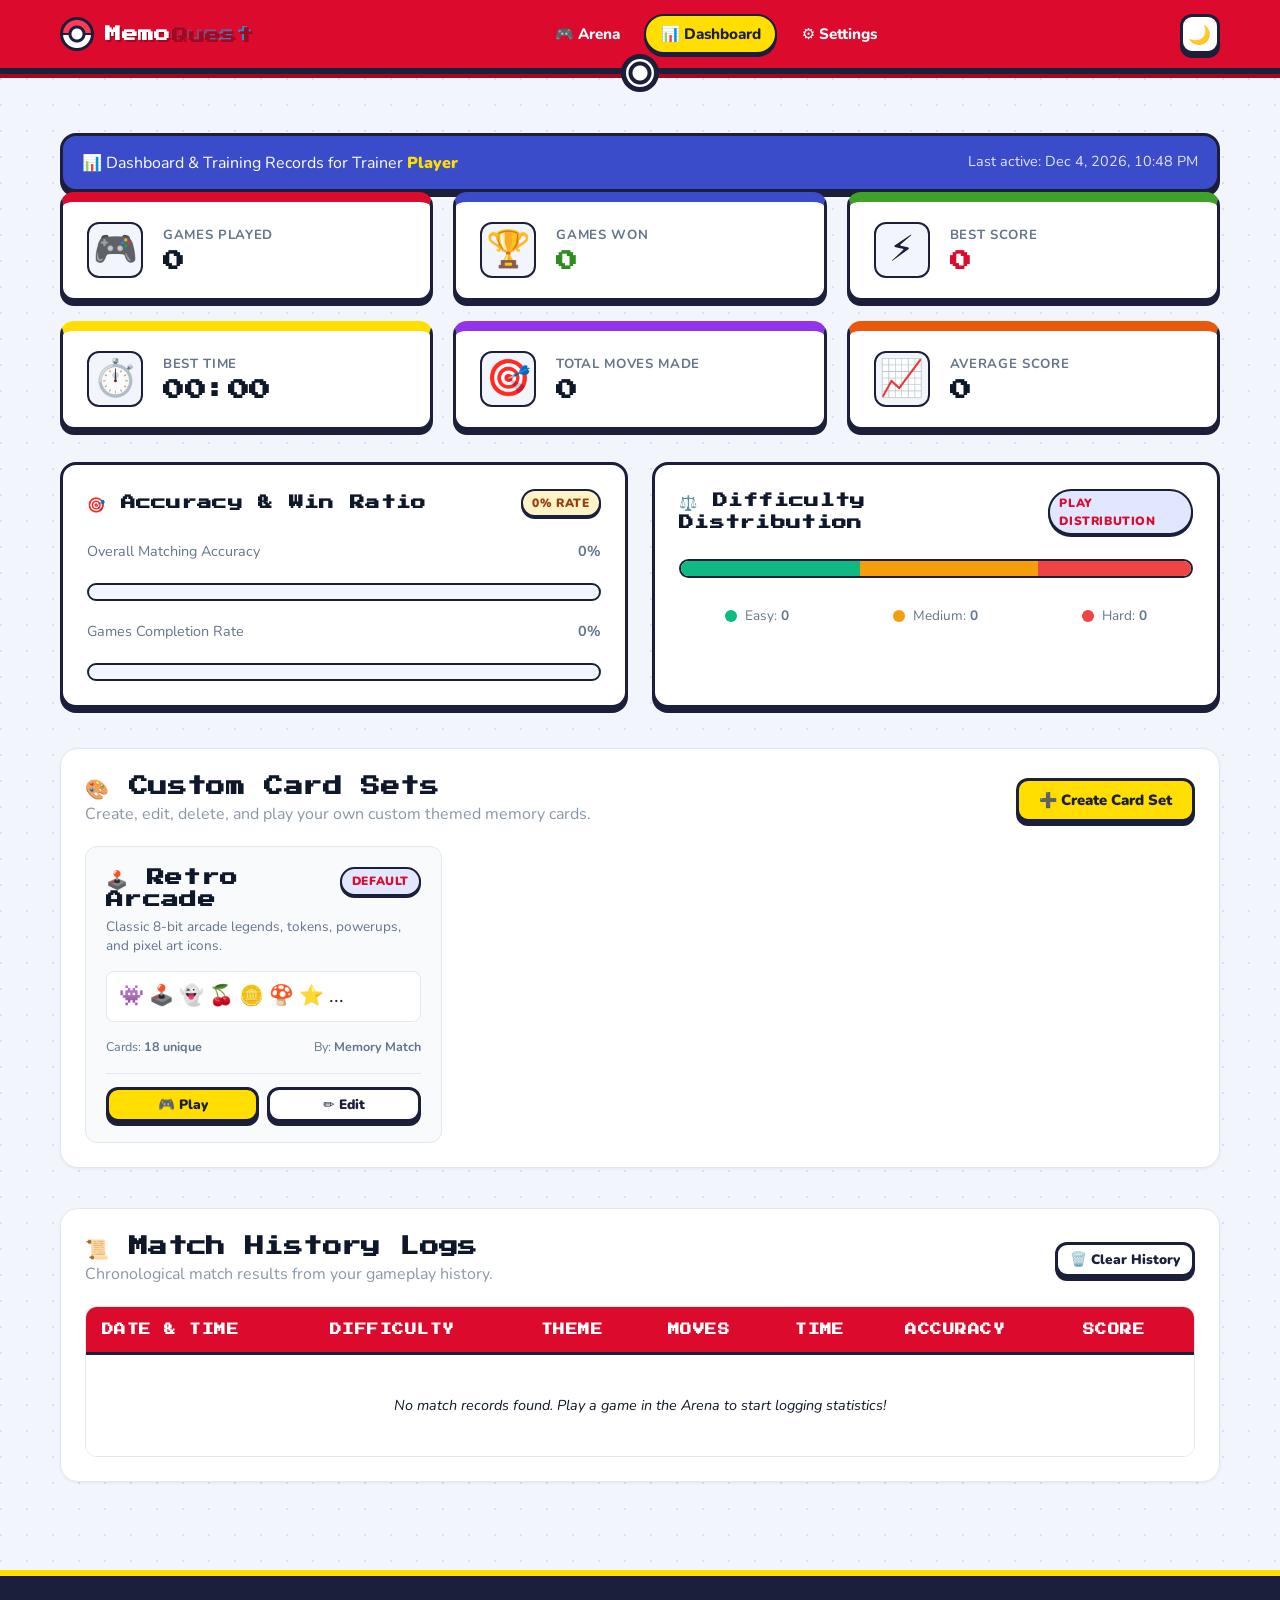
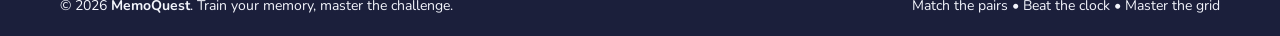
<file: dashboard.html>
<!DOCTYPE html>
<html lang="en">
<head>
  <meta charset="UTF-8">
  <meta name="viewport" content="width=device-width, initial-scale=1.0">
  <meta name="description" content="MemoQuest Dashboard - Performance analytics, game history, and custom card set management.">
  <title>MemoQuest — Dashboard & Trainer Statistics</title>

  <link rel="preconnect" href="https://fonts.googleapis.com">
  <link rel="preconnect" href="https://fonts.gstatic.com" crossorigin>
  <link href="https://fonts.googleapis.com/css2?family=Nunito:wght@600;800;900&family=Press+Start+2P&display=swap" rel="stylesheet">
  <!-- External Stylesheets (Zero Inline CSS) -->
  <link rel="stylesheet" href="css/style.css">
  <link rel="stylesheet" href="css/components.css">
  <link rel="stylesheet" href="css/dashboard.css">
  <link rel="stylesheet" href="css/responsive.css">
  <link rel="stylesheet" href="css/pokemon-theme.css">
</head>
<body>

  <!-- =========================================================================
       App Header & Navigation
       ========================================================================= -->
  <header class="app-header">
    <div class="container navbar">
      <a href="index.html" class="nav-brand" aria-label="MemoQuest Home">
        <span class="pokeball" aria-hidden="true"></span>
        <span>Memo<span class="nav-brand__accent">Quest</span></span>
      </a>

      <nav class="nav-menu" aria-label="Main Navigation">
        <a href="index.html" class="nav-link">🎮 Arena</a>
        <a href="dashboard.html" class="nav-link active">📊 Dashboard</a>
        <a href="settings.html" class="nav-link">⚙️ Settings</a>
      </nav>

      <div class="nav-actions">
        <button id="themeToggleBtn" class="btn btn--outline btn--icon" type="button" aria-label="Toggle theme">
          🌙
        </button>
      </div>
    </div>
  </header>

  <!-- =========================================================================
       Main Content Area
       ========================================================================= -->
  <main class="main-content container">

    <!-- Header & Welcome -->
    <section class="game-welcome-banner" aria-label="Dashboard Overview">
      <div class="welcome-text">
        <span>📊 Dashboard & Training Records for Trainer <span class="welcome-user-highlight js-player-name">Player</span></span>
      </div>
      <div class="welcome-last-visit js-last-visit">
        Last active: Recently
      </div>
    </section>

    <!-- 1. Statistics Overview Grid (6 Core Metrics) -->
    <section class="dashboard-grid" aria-label="Player Statistics Cards">
      <div class="stat-metric-card">
        <div class="stat-metric-card__icon" aria-hidden="true">🎮</div>
        <div class="stat-metric-card__content">
          <div class="stat-metric-card__label">Games Played</div>
          <div id="statGamesPlayed" class="stat-metric-card__value">0</div>
        </div>
      </div>

      <div class="stat-metric-card">
        <div class="stat-metric-card__icon" aria-hidden="true">🏆</div>
        <div class="stat-metric-card__content">
          <div class="stat-metric-card__label">Games Won</div>
          <div id="statGamesWon" class="stat-metric-card__value text-success">0</div>
        </div>
      </div>

      <div class="stat-metric-card">
        <div class="stat-metric-card__icon" aria-hidden="true">⚡</div>
        <div class="stat-metric-card__content">
          <div class="stat-metric-card__label">Best Score</div>
          <div id="statBestScore" class="stat-metric-card__value text-primary">0</div>
        </div>
      </div>

      <div class="stat-metric-card">
        <div class="stat-metric-card__icon" aria-hidden="true">⏱️</div>
        <div class="stat-metric-card__content">
          <div class="stat-metric-card__label">Best Time</div>
          <div id="statBestTime" class="stat-metric-card__value">00:00</div>
        </div>
      </div>

      <div class="stat-metric-card">
        <div class="stat-metric-card__icon" aria-hidden="true">🎯</div>
        <div class="stat-metric-card__content">
          <div class="stat-metric-card__label">Total Moves Made</div>
          <div id="statTotalMoves" class="stat-metric-card__value">0</div>
        </div>
      </div>

      <div class="stat-metric-card">
        <div class="stat-metric-card__icon" aria-hidden="true">📈</div>
        <div class="stat-metric-card__content">
          <div class="stat-metric-card__label">Average Score</div>
          <div id="statAverageScore" class="stat-metric-card__value">0</div>
        </div>
      </div>
    </section>

    <!-- 2. Pure CSS Visual Charts (No External JS Chart Libraries) -->
    <section class="visual-charts-section" aria-label="Visual Analytics Charts">
      <!-- Win Rate & Accuracy Progress Bars -->
      <div class="chart-card">
        <div class="chart-card__header">
          <h2 class="chart-card__title">🎯 Accuracy & Win Ratio</h2>
          <span id="winRateBadge" class="badge badge--success">100% Rate</span>
        </div>

        <div class="chart-card__body">
          <div class="css-legend-row">
            <span>Overall Matching Accuracy</span>
            <span id="accuracyPctLabel" class="font-bold">0%</span>
          </div>
          <div class="css-progress-track">
            <div id="accuracyProgressBar" class="css-progress-bar w-pct-0" role="progressbar" aria-valuenow="0" aria-valuemin="0" aria-valuemax="100"></div>
          </div>

          <div class="css-legend-row">
            <span>Games Completion Rate</span>
            <span id="completionPctLabel" class="font-bold">0%</span>
          </div>
          <div class="css-progress-track">
            <div id="completionProgressBar" class="css-progress-bar css-progress-bar--success w-pct-0" role="progressbar" aria-valuenow="0" aria-valuemin="0" aria-valuemax="100"></div>
          </div>
        </div>
      </div>

      <!-- Difficulty Distribution Segmented Bar -->
      <div class="chart-card">
        <div class="chart-card__header">
          <h2 class="chart-card__title">⚖️ Difficulty Distribution</h2>
          <span class="badge badge--primary">Play Distribution</span>
        </div>

        <div class="chart-card__body">
          <div id="difficultySegmentedBar" class="css-segmented-bar" aria-label="Difficulty Breakdown">
            <div id="segEasy" class="seg-easy w-pct-35" title="Easy"></div>
            <div id="segMedium" class="seg-medium w-pct-35" title="Medium"></div>
            <div id="segHard" class="seg-hard w-pct-30" title="Hard"></div>
          </div>

          <div class="css-segmented-legend">
            <div class="legend-item">
              <span class="legend-color-dot seg-easy"></span>
              <span>Easy: <strong id="easyCountLabel">0</strong></span>
            </div>
            <div class="legend-item">
              <span class="legend-color-dot seg-medium"></span>
              <span>Medium: <strong id="mediumCountLabel">0</strong></span>
            </div>
            <div class="legend-item">
              <span class="legend-color-dot seg-hard"></span>
              <span>Hard: <strong id="hardCountLabel">0</strong></span>
            </div>
          </div>
        </div>
      </div>
    </section>

    <!-- 3. Custom Card Set Manager (Full CRUD Implementation) -->
    <section class="card-sets-section" aria-label="Custom Card Sets Manager">
      <div class="panel">
        <div class="panel__header">
          <div>
            <h2 class="panel__title">🎨 Custom Card Sets</h2>
            <p class="text-muted">Create, edit, delete, and play your own custom themed memory cards.</p>
          </div>
          <button id="openCreateSetModalBtn" class="btn btn--primary" type="button">
            ➕ Create Card Set
          </button>
        </div>

        <!-- Custom Card Sets Grid (Dynamically populated by dashboard.js) -->
        <div id="customSetsGrid" class="card-sets-grid" role="region" aria-label="Saved Card Sets">
          <!-- Dynamically populated -->
        </div>
      </div>
    </section>

    <!-- 4. Game History Table (Match Records) -->
    <section class="history-section" aria-label="Match History Records">
      <div class="panel">
        <div class="panel__header">
          <div>
            <h2 class="panel__title">📜 Match History Logs</h2>
            <p class="text-muted">Chronological match results from your gameplay history.</p>
          </div>
          <button id="clearHistoryBtn" class="btn btn--outline btn--sm" type="button">
            🗑️ Clear History
          </button>
        </div>

        <div class="table-responsive">
          <table class="data-table" aria-label="Game History Table">
            <thead>
              <tr>
                <th scope="col">Date & Time</th>
                <th scope="col">Difficulty</th>
                <th scope="col">Theme</th>
                <th scope="col">Moves</th>
                <th scope="col">Time</th>
                <th scope="col">Accuracy</th>
                <th scope="col">Score</th>
              </tr>
            </thead>
            <tbody id="historyTableBody">
              <!-- Dynamically populated by dashboard.js -->
            </tbody>
          </table>
        </div>
      </div>
    </section>

  </main>

  <!-- =========================================================================
       Modal: Create / Edit Custom Card Set (Form Validation & CRUD)
       ========================================================================= -->
  <div id="cardSetModal" class="modal-overlay" role="dialog" aria-modal="true" aria-labelledby="cardSetModalTitle">
    <div class="modal-dialog modal-dialog--lg">
      <header class="modal__header">
        <h2 id="cardSetModalTitle" class="modal__title">➕ Create Card Set</h2>
        <button id="closeCardSetModalBtn" class="modal__close" type="button" aria-label="Close modal">✕</button>
      </header>

      <form id="cardSetForm" novalidate>
        <div class="modal__body">
          <input type="hidden" id="editCardSetId" value="">

          <div class="form-group" id="groupSetName">
            <label for="cardSetNameInput" class="form-label">
              <span>Card Set Name <strong class="text-danger">*</strong></span>
              <span class="form-helper">e.g. Legendary Pokémon, Tech Icons</span>
            </label>
            <input type="text" id="cardSetNameInput" class="form-input" placeholder="Enter set name (e.g. Pokémon Masters)" maxlength="30" required>
            <div class="form-error" id="errorSetName">Please provide a valid card set name (minimum 3 characters).</div>
          </div>

          <div class="form-group" id="groupCardItems">
            <div class="form-label">
              <span>Card Items & Emojis <strong class="text-danger">*</strong></span>
              <span class="form-helper">At least 8 pairs required (up to 18)</span>
            </div>

            <!-- Dynamic Input Slots Container -->
            <div id="dynamicCardInputs" class="dynamic-cards-list">
              <!-- Dynamically populated with input slots -->
            </div>
            <div class="form-error" id="errorCardItems">At least 8 unique, non-empty cards are required to play a 4x4 game.</div>
          </div>

          <div class="flex-center">
            <button id="addCardSlotBtn" class="btn btn--outline btn--sm" type="button">
              ➕ Add Another Card Slot
            </button>
          </div>
        </div>

        <footer class="modal__footer">
          <button id="cancelCardSetModalBtn" class="btn btn--outline" type="button">Cancel</button>
          <button id="saveCardSetSubmitBtn" class="btn btn--primary" type="submit">💾 Save Card Set</button>
        </footer>
      </form>
    </div>
  </div>

  <!-- =========================================================================
       Modal: Delete Confirmation Dialog
       ========================================================================= -->
  <div id="deleteConfirmModal" class="modal-overlay" role="dialog" aria-modal="true" aria-labelledby="deleteModalTitle">
    <div class="modal-dialog">
      <header class="modal__header">
        <h2 id="deleteModalTitle" class="modal__title text-danger">⚠️ Confirm Deletion</h2>
      </header>
      <div class="modal__body">
        <p>Are you sure you want to permanently delete <strong id="deleteTargetName">this card set</strong>?</p>
        <p class="text-muted">This action cannot be undone.</p>
      </div>
      <footer class="modal__footer">
        <button id="cancelDeleteBtn" class="btn btn--outline" type="button">Cancel</button>
        <button id="confirmDeleteBtn" class="btn btn--danger" type="button">Delete Set</button>
      </footer>
    </div>
  </div>

  <!-- =========================================================================
       App Footer
       ========================================================================= -->
  <footer class="app-footer">
    <div class="container footer-content">
      <p>© 2026 <strong>MemoQuest</strong>. Train your memory, master the challenge.</p>
      <p>Match the pairs • Beat the clock • Master the grid</p>
    </div>
  </footer>

  <!-- =========================================================================
       JavaScript Modules (Strictly External - Zero Inline Scripts)
       ========================================================================= -->
  <script src="js/utils.js"></script>
  <script src="js/storage.js"></script>
  <script src="js/indexedDB.js"></script>
  <script src="js/app.js"></script>
  <script src="js/dashboard.js"></script>

</body>
</html>
</file>
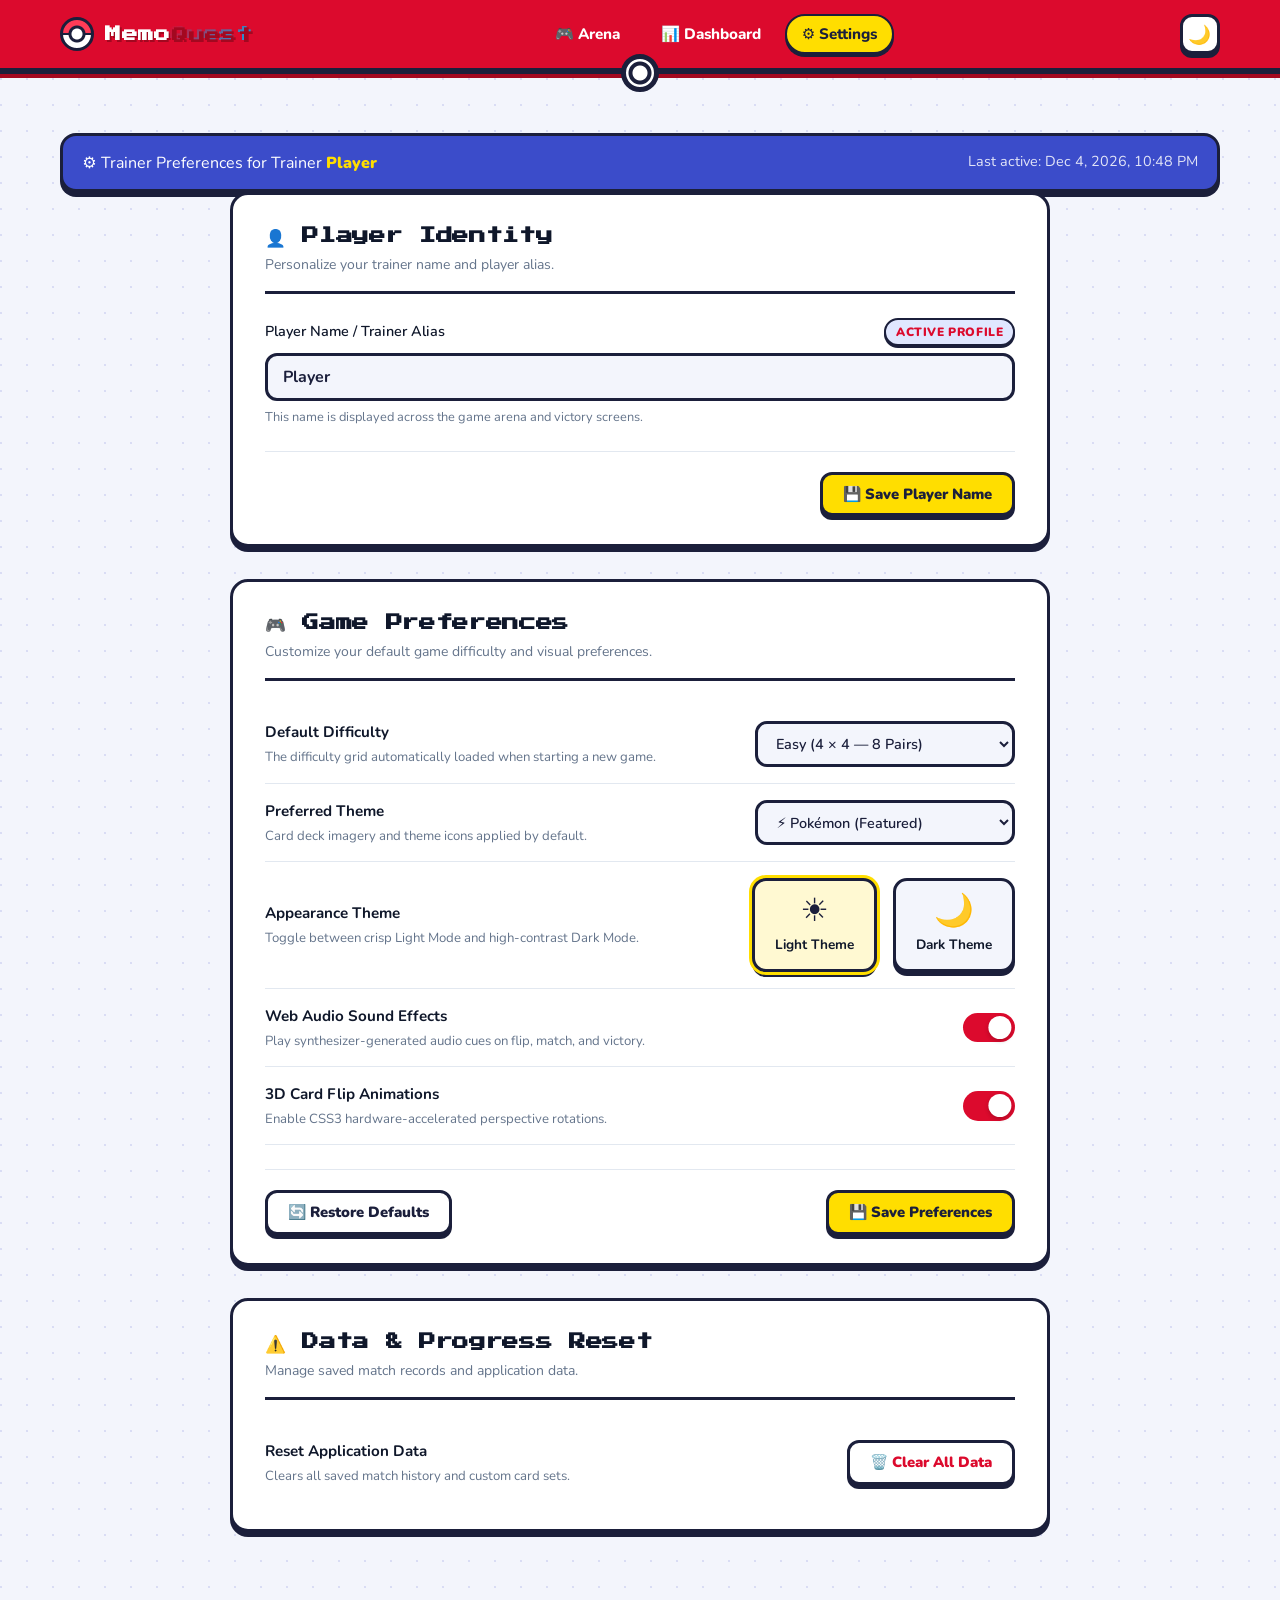
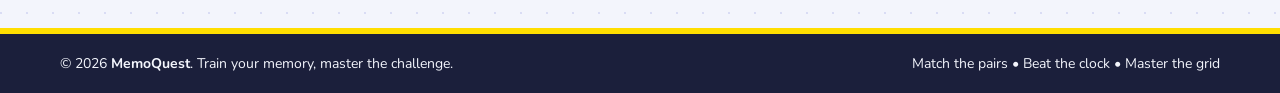
<file: settings.html>
<!DOCTYPE html>
<html lang="en">
<head>
  <meta charset="UTF-8">
  <meta name="viewport" content="width=device-width, initial-scale=1.0">
  <meta name="description" content="MemoQuest Settings - Customize player name, audio effects, animations, themes, and game preferences.">
  <title>MemoQuest — Trainer Preferences & Settings</title>

  <link rel="preconnect" href="https://fonts.googleapis.com">
  <link rel="preconnect" href="https://fonts.gstatic.com" crossorigin>
  <link href="https://fonts.googleapis.com/css2?family=Nunito:wght@600;800;900&family=Press+Start+2P&display=swap" rel="stylesheet">
  <!-- External Stylesheets (Zero Inline CSS) -->
  <link rel="stylesheet" href="css/style.css">
  <link rel="stylesheet" href="css/components.css">
  <link rel="stylesheet" href="css/settings.css">
  <link rel="stylesheet" href="css/responsive.css">
  <link rel="stylesheet" href="css/pokemon-theme.css">
</head>
<body>

  <!-- =========================================================================
       App Header & Navigation
       ========================================================================= -->
  <header class="app-header">
    <div class="container navbar">
      <a href="index.html" class="nav-brand" aria-label="MemoQuest Home">
        <span class="pokeball" aria-hidden="true"></span>
        <span>Memo<span class="nav-brand__accent">Quest</span></span>
      </a>

      <nav class="nav-menu" aria-label="Main Navigation">
        <a href="index.html" class="nav-link">🎮 Arena</a>
        <a href="dashboard.html" class="nav-link">📊 Dashboard</a>
        <a href="settings.html" class="nav-link active">⚙️ Settings</a>
      </nav>

      <div class="nav-actions">
        <button id="themeToggleBtn" class="btn btn--outline btn--icon" type="button" aria-label="Toggle theme">
          🌙
        </button>
      </div>
    </div>
  </header>

  <!-- =========================================================================
       Main Content Area
       ========================================================================= -->
  <main class="main-content container">

    <!-- Header & Welcome -->
    <section class="game-welcome-banner" aria-label="Settings Overview">
      <div class="welcome-text">
        <span>⚙️ Trainer Preferences for Trainer <span class="welcome-user-highlight js-player-name">Player</span></span>
      </div>
      <div class="welcome-last-visit js-last-visit">
        Last active: Recently
      </div>
    </section>

    <div class="settings-grid">
      <!-- 1. Player Profile Section -->
      <section class="settings-section" aria-label="Player Identity Settings">
        <header class="settings-section__header">
          <h2 class="settings-section__title">👤 Player Identity</h2>
          <p class="settings-section__subtitle">Personalize your trainer name and player alias.</p>
        </header>

        <form id="profileForm" novalidate>
          <div class="form-group" id="groupPlayerName">
            <label for="playerNameInput" class="form-label">
              <span>Player Name / Trainer Alias</span>
              <span class="badge badge--primary">Active Profile</span>
            </label>
            <input type="text" id="playerNameInput" class="form-input" placeholder="Enter your player name" maxlength="20" required>
            <div class="form-error" id="errorPlayerName">Player name must be between 2 and 20 characters.</div>
            <p class="form-helper">This name is displayed across the game arena and victory screens.</p>
          </div>

          <div class="settings-actions-bar">
            <span></span>
            <button id="saveProfileBtn" class="btn btn--primary" type="submit">
              💾 Save Player Name
            </button>
          </div>
        </form>
      </section>

      <!-- 2. Gameplay & Visual Preferences -->
      <section class="settings-section" aria-label="Gameplay Settings">
        <header class="settings-section__header">
          <h2 class="settings-section__title">🎮 Game Preferences</h2>
          <p class="settings-section__subtitle">Customize your default game difficulty and visual preferences.</p>
        </header>

        <form id="preferencesForm">
          <!-- Default Difficulty -->
          <div class="setting-row">
            <div class="setting-row__info">
              <label for="defaultDifficultySelect" class="setting-row__label">Default Difficulty</label>
              <p class="setting-row__desc">The difficulty grid automatically loaded when starting a new game.</p>
            </div>
            <select id="defaultDifficultySelect" class="form-select">
              <option value="easy">Easy (4 × 4 — 8 Pairs)</option>
              <option value="medium">Medium (5 × 4 — 10 Pairs)</option>
              <option value="hard">Hard (6 × 6 — 18 Pairs)</option>
            </select>
          </div>

          <!-- Default Card Theme -->
          <div class="setting-row">
            <div class="setting-row__info">
              <label for="defaultThemeSelect" class="setting-row__label">Preferred Theme</label>
              <p class="setting-row__desc">Card deck imagery and theme icons applied by default.</p>
            </div>
            <select id="defaultThemeSelect" class="form-select">
              <option value="pokemon" selected>⚡ Pokémon (Featured)</option>
              <option value="animals">🐾 Animals</option>
              <option value="food">🍕 Food & Treats</option>
              <option value="programming">💻 Programming</option>
              <option value="space">🚀 Space Explorer</option>
            </select>
          </div>

          <!-- Color Mode Switcher -->
          <div class="setting-row">
            <div class="setting-row__info">
              <div class="setting-row__label">Appearance Theme</div>
              <p class="setting-row__desc">Toggle between crisp Light Mode and high-contrast Dark Mode.</p>
            </div>
            <div class="theme-options-grid">
              <div id="themeCardLight" class="theme-card-option" role="button" tabindex="0" aria-label="Select Light Theme">
                <div class="theme-card-preview preview-light">☀️</div>
                <div class="theme-card-title">Light Theme</div>
              </div>
              <div id="themeCardDark" class="theme-card-option is-active" role="button" tabindex="0" aria-label="Select Dark Theme">
                <div class="theme-card-preview preview-dark">🌙</div>
                <div class="theme-card-title">Dark Theme</div>
              </div>
            </div>
          </div>

          <!-- Sound Effects Toggle -->
          <div class="setting-row">
            <div class="setting-row__info">
              <div class="setting-row__label">Web Audio Sound Effects</div>
              <p class="setting-row__desc">Play synthesizer-generated audio cues on flip, match, and victory.</p>
            </div>
            <label class="toggle-switch" aria-label="Toggle Sound Effects">
              <input type="checkbox" id="soundToggle" checked>
              <span class="toggle-slider"></span>
            </label>
          </div>

          <!-- Card 3D Flip Animations Toggle -->
          <div class="setting-row">
            <div class="setting-row__info">
              <div class="setting-row__label">3D Card Flip Animations</div>
              <p class="setting-row__desc">Enable CSS3 hardware-accelerated perspective rotations.</p>
            </div>
            <label class="toggle-switch" aria-label="Toggle Card Animations">
              <input type="checkbox" id="animationToggle" checked>
              <span class="toggle-slider"></span>
            </label>
          </div>

          <div class="settings-actions-bar">
            <button id="resetDefaultsBtn" class="btn btn--outline" type="button">
              🔄 Restore Defaults
            </button>
            <button id="savePreferencesBtn" class="btn btn--primary" type="submit">
              💾 Save Preferences
            </button>
          </div>
        </form>
      </section>

      <!-- 3. Danger Zone / Data Management -->
      <section class="settings-section" aria-label="Data Management">
        <header class="settings-section__header">
          <h2 class="settings-section__title text-danger">⚠️ Data & Progress Reset</h2>
          <p class="settings-section__subtitle">Manage saved match records and application data.</p>
        </header>

        <div class="setting-row">
          <div class="setting-row__info">
            <div class="setting-row__label">Reset Application Data</div>
            <p class="setting-row__desc">Clears all saved match history and custom card sets.</p>
          </div>
          <button id="clearAllDataBtn" class="btn btn--danger-outline" type="button">
            🗑️ Clear All Data
          </button>
        </div>
      </section>
    </div>

  </main>

  <!-- =========================================================================
       Modal: Clear All Data Confirmation Dialog
       ========================================================================= -->
  <div id="resetAllConfirmModal" class="modal-overlay" role="dialog" aria-modal="true" aria-labelledby="resetModalTitle">
    <div class="modal-dialog">
      <header class="modal__header">
        <h2 id="resetModalTitle" class="modal__title text-danger">⚠️ Clear All Application Data</h2>
      </header>
      <div class="modal__body">
        <p>This will completely clear:</p>
        <ul>
          <li>All saved match history and records</li>
          <li>All user-created custom card sets</li>
          <li>Reset all preferences and settings to defaults</li>
        </ul>
        <p class="text-danger font-bold mt-2">This action is irreversible!</p>
      </div>
      <footer class="modal__footer">
        <button id="cancelResetAllBtn" class="btn btn--outline" type="button">Cancel</button>
        <button id="confirmResetAllBtn" class="btn btn--danger" type="button">Yes, Wipe Data</button>
      </footer>
    </div>
  </div>

  <!-- =========================================================================
       App Footer
       ========================================================================= -->
  <footer class="app-footer">
    <div class="container footer-content">
      <p>© 2026 <strong>MemoQuest</strong>. Train your memory, master the challenge.</p>
      <p>Match the pairs • Beat the clock • Master the grid</p>
    </div>
  </footer>

  <!-- =========================================================================
       JavaScript Modules (Strictly External - Zero Inline Scripts)
       ========================================================================= -->
  <script src="js/utils.js"></script>
  <script src="js/storage.js"></script>
  <script src="js/indexedDB.js"></script>
  <script src="js/app.js"></script>
  <script src="js/settings.js"></script>

</body>
</html>
</file>
<file: css/style.css>
/* ==========================================================================
   STYLE.CSS - Base Styles, CSS Reset, CSS Variables & Design Tokens
   ========================================================================== */

/* --------------------------------------------------------------------------
   CSS Variables & Color System (Light & Dark Theme)
   -------------------------------------------------------------------------- */
:root {
  /* Brand Accents */
  --primary: #4f46e5;
  --primary-hover: #4338ca;
  --primary-light: #e0e7ff;
  --primary-glow: rgba(79, 70, 229, 0.25);

  --secondary: #0ea5e9;
  --secondary-hover: #0284c7;

  --success: #10b981;
  --success-bg: #d1fae5;
  --warning: #f59e0b;
  --warning-bg: #fef3c7;
  --danger: #ef4444;
  --danger-hover: #dc2626;
  --danger-bg: #fee2e2;

  /* Theme: Light (Default) */
  --bg-app: #f1f5f9;
  --bg-surface: #ffffff;
  --bg-surface-elevated: #ffffff;
  --bg-surface-subtle: #f8fafc;
  --bg-glass: rgba(255, 255, 255, 0.85);

  --text-main: #0f172a;
  --text-muted: #64748b;
  --text-inverted: #ffffff;

  --border-subtle: #e2e8f0;
  --border-strong: #cbd5e1;

  --card-back-bg: linear-gradient(135deg, #4f46e5 0%, #7c3aed 100%);
  --card-front-bg: #ffffff;
  --card-shadow: 0 4px 12px rgba(15, 23, 42, 0.08);
  --card-shadow-hover: 0 8px 24px rgba(79, 70, 229, 0.2);

  --shadow-sm: 0 1px 3px rgba(0, 0, 0, 0.06);
  --shadow-md: 0 4px 14px rgba(0, 0, 0, 0.08);
  --shadow-lg: 0 12px 30px rgba(0, 0, 0, 0.12);
  --shadow-glow: 0 0 20px rgba(79, 70, 229, 0.35);

  --radius-sm: 8px;
  --radius-md: 12px;
  --radius-lg: 18px;
  --radius-full: 9999px;

  --font-family: system-ui, -apple-system, BlinkMacSystemFont, 'Segoe UI', Roboto, Helvetica, Arial, sans-serif;
  --transition-fast: 150ms ease;
  --transition-normal: 250ms ease;
  --transition-smooth: 400ms cubic-bezier(0.16, 1, 0.3, 1);
}

/* Dark Theme Overrides */
body.dark-theme {
  --bg-app: #0b0f19;
  --bg-surface: #111827;
  --bg-surface-elevated: #1f2937;
  --bg-surface-subtle: #162032;
  --bg-glass: rgba(17, 24, 39, 0.85);

  --text-main: #f8fafc;
  --text-muted: #94a3b8;
  --text-inverted: #0b0f19;

  --border-subtle: #1e293b;
  --border-strong: #334155;

  --card-back-bg: linear-gradient(135deg, #3730a3 0%, #6d28d9 100%);
  --card-front-bg: #1e293b;
  --card-shadow: 0 4px 14px rgba(0, 0, 0, 0.4);
  --card-shadow-hover: 0 8px 25px rgba(124, 58, 237, 0.4);

  --shadow-sm: 0 1px 3px rgba(0, 0, 0, 0.3);
  --shadow-md: 0 6px 18px rgba(0, 0, 0, 0.4);
  --shadow-lg: 0 16px 36px rgba(0, 0, 0, 0.6);
  --shadow-glow: 0 0 25px rgba(124, 58, 237, 0.45);
}

/* Accessible / Settings Animation Killswitch */
body.no-animations *,
body.no-animations *::before,
body.no-animations *::after {
  animation: none !important;
  transition: none !important;
}

/* --------------------------------------------------------------------------
   CSS Reset & Base Rules
   -------------------------------------------------------------------------- */
*,
*::before,
*::after {
  box-sizing: border-box;
  margin: 0;
  padding: 0;
}

html {
  font-size: 16px;
  scroll-behavior: smooth;
}

body {
  font-family: var(--font-family);
  background-color: var(--bg-app);
  color: var(--text-main);
  min-height: 100vh;
  display: flex;
  flex-direction: column;
  line-height: 1.5;
  -webkit-font-smoothing: antialiased;
  -moz-osx-font-smoothing: grayscale;
  transition: background-color var(--transition-normal), color var(--transition-normal);
}

a {
  color: inherit;
  text-decoration: none;
}

button {
  font-family: inherit;
  font-size: 1rem;
  cursor: pointer;
  border: none;
  background: none;
}

input,
select,
textarea {
  font-family: inherit;
  font-size: 1rem;
  color: inherit;
}

img,
svg {
  display: block;
  max-width: 100%;
}

ul,
ol {
  list-style: none;
}

/* --------------------------------------------------------------------------
   Layout Containers
   -------------------------------------------------------------------------- */
.container {
  width: 100%;
  max-width: 1200px;
  margin-left: auto;
  margin-right: auto;
  padding-left: 1.25rem;
  padding-right: 1.25rem;
}

.main-content {
  flex: 1 0 auto;
  padding-top: 1.5rem;
  padding-bottom: 3rem;
}

/* --------------------------------------------------------------------------
   Common Utility Classes (Zero Inline CSS Compliance)
   -------------------------------------------------------------------------- */
.is-hidden {
  display: none !important;
}

.visually-hidden {
  position: absolute;
  width: 1px;
  height: 1px;
  padding: 0;
  margin: -1px;
  overflow: hidden;
  clip: rect(0, 0, 0, 0);
  white-space: nowrap;
  border: 0;
}

.text-center {
  text-align: center;
}

.text-muted {
  color: var(--text-muted);
}

.text-success {
  color: var(--success);
}

.text-danger {
  color: var(--danger);
}

.text-primary {
  color: var(--primary);
}

.font-bold {
  font-weight: 700;
}

.flex-center {
  display: flex;
  align-items: center;
  justify-content: center;
}
</file>
<file: css/components.css>
/* ==========================================================================
   COMPONENTS.CSS - Reusable UI Components
   ========================================================================== */

/* --------------------------------------------------------------------------
   App Header & Navigation
   -------------------------------------------------------------------------- */
.app-header {
  background-color: var(--bg-surface);
  border-bottom: 1px solid var(--border-subtle);
  position: sticky;
  top: 0;
  z-index: 100;
  backdrop-filter: blur(12px);
  -webkit-backdrop-filter: blur(12px);
  box-shadow: var(--shadow-sm);
  transition: background-color var(--transition-normal), border-color var(--transition-normal);
}

.navbar {
  display: flex;
  align-items: center;
  justify-content: space-between;
  height: 4.25rem;
  gap: 1rem;
}

.nav-brand {
  display: flex;
  align-items: center;
  gap: 0.65rem;
  font-size: 1.25rem;
  font-weight: 800;
  letter-spacing: -0.02em;
  color: var(--text-main);
}

.nav-brand__icon {
  font-size: 1.6rem;
  display: inline-flex;
  align-items: center;
  justify-content: center;
  animation: gentle-bob 3s ease-in-out infinite;
}

@keyframes gentle-bob {
  0%, 100% { transform: translateY(0); }
  50% { transform: translateY(-3px); }
}

.nav-brand__accent {
  background: linear-gradient(135deg, var(--primary) 0%, var(--secondary) 100%);
  -webkit-background-clip: text;
  -webkit-text-fill-color: transparent;
}

.nav-menu {
  display: flex;
  align-items: center;
  gap: 0.5rem;
}

.nav-link {
  display: inline-flex;
  align-items: center;
  gap: 0.4rem;
  padding: 0.5rem 0.9rem;
  border-radius: var(--radius-sm);
  font-size: 0.95rem;
  font-weight: 600;
  color: var(--text-muted);
  transition: color var(--transition-fast), background-color var(--transition-fast);
}

.nav-link:hover {
  color: var(--text-main);
  background-color: var(--bg-surface-subtle);
}

.nav-link.active {
  color: var(--primary);
  background-color: var(--primary-light);
}

body.dark-theme .nav-link.active {
  background-color: rgba(79, 70, 229, 0.2);
  color: #a5b4fc;
}

.nav-actions {
  display: flex;
  align-items: center;
  gap: 0.5rem;
}

/* --------------------------------------------------------------------------
   Buttons
   -------------------------------------------------------------------------- */
.btn {
  display: inline-flex;
  align-items: center;
  justify-content: center;
  gap: 0.5rem;
  padding: 0.625rem 1.25rem;
  border-radius: var(--radius-md);
  font-weight: 600;
  font-size: 0.925rem;
  line-height: 1.25;
  transition: all var(--transition-fast);
  white-space: nowrap;
  user-select: none;
}

.btn:active {
  transform: scale(0.98);
}

.btn--primary {
  background-color: var(--primary);
  color: #ffffff;
  box-shadow: 0 2px 8px var(--primary-glow);
}

.btn--primary:hover {
  background-color: var(--primary-hover);
  box-shadow: 0 4px 14px var(--primary-glow);
}

.btn--secondary {
  background-color: var(--secondary);
  color: #ffffff;
}

.btn--secondary:hover {
  background-color: var(--secondary-hover);
}

.btn--outline {
  border: 1px solid var(--border-strong);
  color: var(--text-main);
  background-color: var(--bg-surface);
}

.btn--outline:hover {
  background-color: var(--bg-surface-subtle);
  border-color: var(--primary);
  color: var(--primary);
}

.btn--danger {
  background-color: var(--danger);
  color: #ffffff;
}

.btn--danger:hover {
  background-color: var(--danger-hover);
}

.btn--danger-outline {
  border: 1px solid var(--danger);
  color: var(--danger);
  background-color: transparent;
}

.btn--danger-outline:hover {
  background-color: var(--danger-bg);
}

.btn--success {
  background-color: var(--success);
  color: #ffffff;
}

.btn--sm {
  padding: 0.375rem 0.75rem;
  font-size: 0.85rem;
  border-radius: var(--radius-sm);
}

.btn--lg {
  padding: 0.85rem 1.75rem;
  font-size: 1.05rem;
  border-radius: var(--radius-md);
}

.btn--icon {
  width: 2.5rem;
  height: 2.5rem;
  padding: 0;
  border-radius: var(--radius-full);
  display: inline-flex;
  align-items: center;
  justify-content: center;
  font-size: 1.15rem;
}

/* --------------------------------------------------------------------------
   Badges, Chips & Pills
   -------------------------------------------------------------------------- */
.badge {
  display: inline-flex;
  align-items: center;
  gap: 0.25rem;
  padding: 0.2rem 0.6rem;
  border-radius: var(--radius-full);
  font-size: 0.75rem;
  font-weight: 700;
  text-transform: uppercase;
  letter-spacing: 0.05em;
}

.badge--primary {
  background-color: var(--primary-light);
  color: var(--primary);
}

body.dark-theme .badge--primary {
  background-color: rgba(79, 70, 229, 0.25);
  color: #a5b4fc;
}

.badge--success {
  background-color: var(--success-bg);
  color: #065f46;
}

body.dark-theme .badge--success {
  background-color: rgba(16, 185, 129, 0.2);
  color: #6ee7b7;
}

.badge--warning {
  background-color: var(--warning-bg);
  color: #92400e;
}

body.dark-theme .badge--warning {
  background-color: rgba(245, 158, 11, 0.2);
  color: #fcd34d;
}

.badge--danger {
  background-color: var(--danger-bg);
  color: #991b1b;
}

body.dark-theme .badge--danger {
  background-color: rgba(239, 68, 68, 0.2);
  color: #fca5a5;
}

.chip {
  display: inline-flex;
  align-items: center;
  gap: 0.35rem;
  padding: 0.3rem 0.75rem;
  border-radius: var(--radius-full);
  background-color: var(--bg-surface-subtle);
  border: 1px solid var(--border-subtle);
  font-size: 0.85rem;
  color: var(--text-main);
}

/* --------------------------------------------------------------------------
   Panels, Cards & Surfaces
   -------------------------------------------------------------------------- */
.panel {
  background-color: var(--bg-surface);
  border: 1px solid var(--border-subtle);
  border-radius: var(--radius-lg);
  padding: 1.5rem;
  box-shadow: var(--shadow-sm);
  transition: all var(--transition-fast);
}

.panel--elevated {
  box-shadow: var(--shadow-md);
}

.panel__header {
  display: flex;
  align-items: center;
  justify-content: space-between;
  margin-bottom: 1.25rem;
  gap: 1rem;
}

.panel__title {
  font-size: 1.2rem;
  font-weight: 700;
  color: var(--text-main);
  display: flex;
  align-items: center;
  gap: 0.5rem;
}

/* --------------------------------------------------------------------------
   Forms & Controls
   -------------------------------------------------------------------------- */
.form-group {
  margin-bottom: 1.25rem;
  display: flex;
  flex-direction: column;
  gap: 0.4rem;
}

.form-label {
  font-size: 0.9rem;
  font-weight: 600;
  color: var(--text-main);
  display: flex;
  justify-content: space-between;
  align-items: center;
}

.form-input,
.form-select,
.form-textarea {
  width: 100%;
  padding: 0.65rem 0.9rem;
  border-radius: var(--radius-md);
  border: 1px solid var(--border-strong);
  background-color: var(--bg-surface-subtle);
  color: var(--text-main);
  transition: border-color var(--transition-fast), box-shadow var(--transition-fast);
}

.form-input:focus,
.form-select:focus,
.form-textarea:focus {
  outline: none;
  border-color: var(--primary);
  box-shadow: 0 0 0 3px var(--primary-glow);
  background-color: var(--bg-surface);
}

.form-error {
  font-size: 0.8rem;
  color: var(--danger);
  font-weight: 500;
  display: none;
}

.form-group.has-error .form-input,
.form-group.has-error .form-select {
  border-color: var(--danger);
}

.form-group.has-error .form-error {
  display: block;
}

.form-helper {
  font-size: 0.8rem;
  color: var(--text-muted);
}

/* --------------------------------------------------------------------------
   Modal Dialogs (Zero inline CSS, toggled with .modal--active)
   -------------------------------------------------------------------------- */
.modal-overlay {
  position: fixed;
  inset: 0;
  background-color: rgba(15, 23, 42, 0.65);
  backdrop-filter: blur(4px);
  -webkit-backdrop-filter: blur(4px);
  z-index: 1000;
  display: flex;
  align-items: center;
  justify-content: center;
  padding: 1rem;
  opacity: 0;
  visibility: hidden;
  transition: opacity var(--transition-normal), visibility var(--transition-normal);
}

.modal-overlay.modal--active {
  opacity: 1;
  visibility: visible;
}

.modal-dialog {
  background-color: var(--bg-surface);
  border: 1px solid var(--border-subtle);
  border-radius: var(--radius-lg);
  box-shadow: var(--shadow-lg);
  width: 100%;
  max-width: 520px;
  max-height: 90vh;
  overflow-y: auto;
  transform: translateY(20px) scale(0.96);
  transition: transform var(--transition-smooth);
}

.modal-overlay.modal--active .modal-dialog {
  transform: translateY(0) scale(1);
}

.modal-dialog--lg {
  max-width: 720px;
}

.modal__header {
  padding: 1.25rem 1.5rem;
  border-bottom: 1px solid var(--border-subtle);
  display: flex;
  align-items: center;
  justify-content: space-between;
}

.modal__title {
  font-size: 1.25rem;
  font-weight: 800;
  color: var(--text-main);
  display: flex;
  align-items: center;
  gap: 0.5rem;
}

.modal__close {
  color: var(--text-muted);
  font-size: 1.25rem;
  padding: 0.25rem;
  border-radius: var(--radius-sm);
  display: inline-flex;
  align-items: center;
  justify-content: center;
  transition: color var(--transition-fast);
}

.modal__close:hover {
  color: var(--text-main);
  background-color: var(--bg-surface-subtle);
}

.modal__body {
  padding: 1.5rem;
}

.modal__footer {
  padding: 1.25rem 1.5rem;
  border-top: 1px solid var(--border-subtle);
  display: flex;
  align-items: center;
  justify-content: flex-end;
  gap: 0.75rem;
}

/* --------------------------------------------------------------------------
/* --------------------------------------------------------------------------
   Toast Notifications (Disabled)
   -------------------------------------------------------------------------- */
.toast-container,
.toast {
  display: none !important;
  visibility: hidden !important;
  pointer-events: none !important;
  opacity: 0 !important;
}

/* --------------------------------------------------------------------------
   Footer
   -------------------------------------------------------------------------- */
.app-footer {
  background-color: var(--bg-surface);
  border-top: 1px solid var(--border-subtle);
  padding: 1.75rem 0;
  margin-top: auto;
  font-size: 0.875rem;
  color: var(--text-muted);
}

.footer-content {
  display: flex;
  align-items: center;
  justify-content: space-between;
  flex-wrap: wrap;
  gap: 1rem;
}
</file>
<file: css/dashboard.css>
/* ==========================================================================
   DASHBOARD.CSS - Performance Analytics, Charts, History Table & CRUD Manager
   ========================================================================== */

/* --------------------------------------------------------------------------
   1. Dashboard Overview Metrics Grid
   -------------------------------------------------------------------------- */
.dashboard-grid {
  display: grid;
  grid-template-columns: repeat(3, 1fr);
  gap: 1.25rem;
  margin-bottom: 2rem;
}

.stat-metric-card {
  background-color: var(--bg-surface);
  border: 1px solid var(--border-subtle);
  border-radius: var(--radius-lg);
  padding: 1.25rem 1.5rem;
  display: flex;
  align-items: center;
  gap: 1.25rem;
  box-shadow: var(--shadow-sm);
  transition: transform var(--transition-fast), box-shadow var(--transition-fast), border-color var(--transition-fast);
}

.stat-metric-card:hover {
  transform: translateY(-3px);
  box-shadow: var(--shadow-md);
  border-color: var(--primary-glow);
}

.stat-metric-card__icon {
  font-size: 2.25rem;
  line-height: 1;
  width: 3.5rem;
  height: 3.5rem;
  display: flex;
  align-items: center;
  justify-content: center;
  background-color: var(--bg-surface-subtle);
  border-radius: var(--radius-md);
  border: 1px solid var(--border-subtle);
  flex-shrink: 0;
}

.stat-metric-card__content {
  display: flex;
  flex-direction: column;
  gap: 0.25rem;
  min-width: 0;
}

.stat-metric-card__label {
  font-size: 0.825rem;
  font-weight: 700;
  text-transform: uppercase;
  letter-spacing: 0.05em;
  color: var(--text-muted);
}

.stat-metric-card__value {
  font-size: 1.85rem;
  font-weight: 800;
  color: var(--text-main);
  line-height: 1.1;
  font-variant-numeric: tabular-nums;
  letter-spacing: -0.02em;
}

/* --------------------------------------------------------------------------
   2. Pure CSS Visual Charts (No External Libraries)
   -------------------------------------------------------------------------- */
.visual-charts-section {
  display: grid;
  grid-template-columns: repeat(2, 1fr);
  gap: 1.5rem;
  margin-bottom: 2.5rem;
}

.chart-card {
  background-color: var(--bg-surface);
  border: 1px solid var(--border-subtle);
  border-radius: var(--radius-lg);
  padding: 1.5rem;
  box-shadow: var(--shadow-sm);
}

.chart-card__header {
  display: flex;
  align-items: center;
  justify-content: space-between;
  margin-bottom: 1.5rem;
  gap: 1rem;
}

.chart-card__title {
  font-size: 1.15rem;
  font-weight: 700;
  color: var(--text-main);
  display: flex;
  align-items: center;
  gap: 0.5rem;
}

.chart-card__body {
  display: flex;
  flex-direction: column;
  gap: 1.25rem;
}

.css-legend-row {
  display: flex;
  justify-content: space-between;
  align-items: center;
  font-size: 0.9rem;
  color: var(--text-muted);
}

.css-progress-track {
  width: 100%;
  height: 0.85rem;
  background-color: var(--bg-surface-subtle);
  border-radius: var(--radius-full);
  overflow: hidden;
  border: 1px solid var(--border-subtle);
  position: relative;
}

.css-progress-bar {
  height: 100%;
  background: linear-gradient(90deg, var(--primary) 0%, var(--secondary) 100%);
  border-radius: var(--radius-full);
  transition: width 0.8s cubic-bezier(0.16, 1, 0.3, 1);
  width: 0%;
}

.css-progress-bar--success {
  background: linear-gradient(90deg, #10b981 0%, #34d399 100%);
}

/* Percentage Width Utility Classes for CSS-only Progress */
.w-pct-0 { width: 0% !important; }
.w-pct-5 { width: 5% !important; }
.w-pct-10 { width: 10% !important; }
.w-pct-15 { width: 15% !important; }
.w-pct-20 { width: 20% !important; }
.w-pct-25 { width: 25% !important; }
.w-pct-30 { width: 30% !important; }
.w-pct-33 { width: 33.33% !important; }
.w-pct-35 { width: 35% !important; }
.w-pct-40 { width: 40% !important; }
.w-pct-45 { width: 45% !important; }
.w-pct-50 { width: 50% !important; }
.w-pct-55 { width: 55% !important; }
.w-pct-60 { width: 60% !important; }
.w-pct-65 { width: 65% !important; }
.w-pct-70 { width: 70% !important; }
.w-pct-75 { width: 75% !important; }
.w-pct-80 { width: 80% !important; }
.w-pct-85 { width: 85% !important; }
.w-pct-90 { width: 90% !important; }
.w-pct-95 { width: 95% !important; }
.w-pct-100 { width: 100% !important; }

/* Segmented Bar for Difficulty Distribution */
.css-segmented-bar {
  display: flex;
  width: 100%;
  height: 1.15rem;
  background-color: var(--bg-surface-subtle);
  border-radius: var(--radius-full);
  overflow: hidden;
  border: 1px solid var(--border-subtle);
}

.seg-easy {
  background-color: var(--success);
  transition: width 0.6s ease;
}

.seg-medium {
  background-color: var(--warning);
  transition: width 0.6s ease;
}

.seg-hard {
  background-color: var(--danger);
  transition: width 0.6s ease;
}

.css-segmented-legend {
  display: flex;
  justify-content: space-around;
  align-items: center;
  flex-wrap: wrap;
  gap: 0.75rem;
  margin-top: 0.5rem;
  font-size: 0.85rem;
  color: var(--text-muted);
}

.legend-item {
  display: flex;
  align-items: center;
  gap: 0.45rem;
}

.legend-color-dot {
  width: 0.75rem;
  height: 0.75rem;
  border-radius: var(--radius-full);
  display: inline-block;
}

/* --------------------------------------------------------------------------
   3. Custom Card Set CRUD Manager Grid
   -------------------------------------------------------------------------- */
.card-sets-section {
  margin-bottom: 2.5rem;
}

.card-sets-grid {
  display: grid;
  grid-template-columns: repeat(auto-fill, minmax(320px, 1fr));
  gap: 1.25rem;
  margin-top: 1rem;
}

.card-set-card {
  background-color: var(--bg-surface-subtle);
  border: 1px solid var(--border-subtle);
  border-radius: var(--radius-md);
  padding: 1.25rem;
  display: flex;
  flex-direction: column;
  justify-content: space-between;
  gap: 1rem;
  transition: transform var(--transition-fast), border-color var(--transition-fast), box-shadow var(--transition-fast);
}

.card-set-card:hover {
  transform: translateY(-2px);
  border-color: var(--primary-glow);
  box-shadow: var(--shadow-sm);
}

.card-set-card__header {
  display: flex;
  align-items: flex-start;
  justify-content: space-between;
  gap: 0.5rem;
}

.card-set-card__title {
  font-size: 1.1rem;
  font-weight: 700;
  color: var(--text-main);
  line-height: 1.25;
}

.card-set-card__desc {
  font-size: 0.85rem;
  color: var(--text-muted);
  line-height: 1.4;
  margin-top: 0.35rem;
}

.card-set-card__preview {
  display: flex;
  align-items: center;
  gap: 0.4rem;
  background-color: var(--bg-surface);
  border: 1px solid var(--border-subtle);
  border-radius: var(--radius-sm);
  padding: 0.6rem 0.75rem;
  font-size: 1.25rem;
  overflow-x: auto;
  scrollbar-width: none;
}

.card-set-card__preview::-webkit-scrollbar {
  display: none;
}

.card-set-card__meta {
  display: flex;
  align-items: center;
  justify-content: space-between;
  font-size: 0.785rem;
  color: var(--text-muted);
}

.card-set-card__actions {
  display: flex;
  align-items: center;
  gap: 0.5rem;
  border-top: 1px solid var(--border-subtle);
  padding-top: 0.85rem;
}

.card-set-card__actions .btn {
  flex: 1;
}

/* Empty State Card */
.card-set-empty-state {
  grid-column: 1 / -1;
  text-align: center;
  padding: 3rem 1.5rem;
  background-color: var(--bg-surface-subtle);
  border: 2px dashed var(--border-strong);
  border-radius: var(--radius-lg);
  display: flex;
  flex-direction: column;
  align-items: center;
  justify-content: center;
  gap: 0.75rem;
}

.card-set-empty-state__icon {
  font-size: 3rem;
  line-height: 1;
}

/* --------------------------------------------------------------------------
   4. Dynamic Card Slots Form Editor in Modal
   -------------------------------------------------------------------------- */
.dynamic-cards-list {
  display: flex;
  flex-direction: column;
  gap: 0.65rem;
  max-height: 320px;
  overflow-y: auto;
  padding-right: 0.35rem;
  margin-top: 0.5rem;
  margin-bottom: 0.5rem;
}

.card-input-row {
  display: grid;
  grid-template-columns: 2.75rem 2fr 1.5fr 2.5rem;
  gap: 0.5rem;
  align-items: center;
  background-color: var(--bg-surface);
  border: 1px solid var(--border-subtle);
  border-radius: var(--radius-md);
  padding: 0.4rem 0.6rem;
  transition: border-color var(--transition-fast);
}

.card-input-row:focus-within {
  border-color: var(--primary);
}

.card-input-emoji {
  text-align: center;
  font-size: 1.35rem;
  padding: 0.25rem 0.2rem;
  border-radius: var(--radius-sm);
  border: 1px solid var(--border-strong);
  background-color: var(--bg-surface-subtle);
}

.card-input-label,
.card-input-badge {
  padding: 0.45rem 0.65rem;
  font-size: 0.875rem;
  border-radius: var(--radius-sm);
  border: 1px solid var(--border-strong);
  background-color: var(--bg-surface-subtle);
}

.remove-card-slot-btn {
  color: var(--danger);
  padding: 0.35rem;
  border-radius: var(--radius-sm);
  display: inline-flex;
  align-items: center;
  justify-content: center;
  font-size: 1.15rem;
  transition: background-color var(--transition-fast);
}

.remove-card-slot-btn:hover {
  background-color: var(--danger-bg);
}

/* --------------------------------------------------------------------------
   5. Match History Data Table
   -------------------------------------------------------------------------- */
.history-section {
  margin-bottom: 2.5rem;
}

.table-responsive {
  width: 100%;
  overflow-x: auto;
  -webkit-overflow-scrolling: touch;
  border-radius: var(--radius-md);
  border: 1px solid var(--border-subtle);
  margin-top: 1rem;
}

.data-table {
  width: 100%;
  border-collapse: collapse;
  text-align: left;
  font-size: 0.9rem;
  background-color: var(--bg-surface);
}

.data-table th {
  background-color: var(--bg-surface-subtle);
  color: var(--text-muted);
  font-weight: 700;
  text-transform: uppercase;
  font-size: 0.775rem;
  letter-spacing: 0.05em;
  padding: 0.9rem 1.25rem;
  border-bottom: 1px solid var(--border-subtle);
  white-space: nowrap;
}

.data-table td {
  padding: 0.85rem 1.25rem;
  border-bottom: 1px solid var(--border-subtle);
  color: var(--text-main);
  white-space: nowrap;
  font-variant-numeric: tabular-nums;
}

.data-table tbody tr:last-child td {
  border-bottom: none;
}

.data-table tbody tr:hover {
  background-color: var(--bg-surface-subtle);
}

.table-empty-row {
  text-align: center;
  padding: 2.5rem !important;
  color: var(--text-muted);
  font-style: italic;
}
</file>
<file: css/responsive.css>
/* ==========================================================================
   RESPONSIVE.CSS - Multi-Device Layout Adaptations
   Ensures seamless scaling across Mobile, Tablet, and Desktop without
   horizontal scrolling.
   ========================================================================== */

/* --------------------------------------------------------------------------
   1. Universal Overflow Guard
   -------------------------------------------------------------------------- */
html,
body {
  max-width: 100vw;
  overflow-x: hidden;
}

/* --------------------------------------------------------------------------
   2. Desktop Adaptations (min-width: 992px)
   -------------------------------------------------------------------------- */
@media (min-width: 992px) {
  .game-hud {
    grid-template-columns: repeat(4, 1fr);
  }

  .game-controls {
    flex-direction: row;
    justify-content: space-between;
    align-items: center;
  }

  .card-board.grid--easy {
    max-width: 580px;
  }

  .card-board.grid--medium {
    max-width: 680px;
  }

  .card-board.grid--hard {
    max-width: 780px;
  }
}

/* --------------------------------------------------------------------------
   3. Tablet Landscape & Medium Devices (max-width: 991px)
   -------------------------------------------------------------------------- */
@media (max-width: 991px) {
  .container {
    padding-left: 1.25rem;
    padding-right: 1.25rem;
  }

  /* Game Controls wrap into two neat rows */
  .game-controls {
    flex-direction: column;
    align-items: stretch;
    gap: 1rem;
    padding: 1rem;
  }

  .control-selectors {
    width: 100%;
    justify-content: space-between;
    gap: 1rem;
  }

  .control-group {
    flex: 1;
    min-width: 200px;
  }

  .control-select {
    width: 100%;
  }

  .control-buttons {
    width: 100%;
    justify-content: flex-end;
  }

  /* Grids adapt slightly for tablet viewports */
  .card-board.grid--easy {
    max-width: 500px;
    gap: 0.85rem;
  }

  .card-board.grid--medium {
    max-width: 600px;
    gap: 0.75rem;
  }

  .card-board.grid--hard {
    max-width: 680px;
    gap: 0.6rem;
  }

  /* Dashboard and Settings responsive column adjustments */
  .dashboard-grid {
    grid-template-columns: repeat(2, 1fr) !important;
  }

  .settings-grid {
    grid-template-columns: 1fr !important;
  }
}

/* --------------------------------------------------------------------------
   4. Tablet Portrait & Small Tablets (max-width: 768px)
   -------------------------------------------------------------------------- */
@media (max-width: 768px) {
  .container {
    padding-left: 1rem;
    padding-right: 1rem;
  }

  .navbar {
    height: 3.75rem;
  }

  .nav-brand {
    font-size: 1.15rem;
    gap: 0.5rem;
  }

  .nav-brand__icon {
    font-size: 1.35rem;
  }

  .nav-link {
    padding: 0.45rem 0.7rem;
    font-size: 0.875rem;
  }

  /* HUD switches to 2x2 grid for optimal readability */
  .game-hud {
    grid-template-columns: repeat(2, 1fr);
    gap: 0.75rem;
    margin-bottom: 1rem;
  }

  .hud-stat-card {
    padding: 0.75rem 1rem;
  }

  .hud-stat-value {
    font-size: 1.5rem;
  }

  /* Control buttons expand full width */
  .control-buttons {
    display: flex;
    gap: 0.5rem;
  }

  .control-buttons .btn {
    flex: 1;
    padding: 0.6rem 0.5rem;
    font-size: 0.85rem;
  }

  /* Card board bounds */
  .game-arena {
    min-height: 400px;
    margin-bottom: 1.5rem;
  }

  .card-board.grid--easy {
    max-width: 440px;
    gap: 0.65rem;
  }

  .card-board.grid--medium {
    max-width: 520px;
    gap: 0.55rem;
  }

  .card-board.grid--hard {
    max-width: 580px;
    gap: 0.45rem;
  }

  .card__icon {
    font-size: clamp(1.4rem, 4vw, 2.2rem);
  }

  .card__label {
    font-size: 0.7rem;
  }
}

/* --------------------------------------------------------------------------
   5. Mobile Devices (max-width: 640px)
   -------------------------------------------------------------------------- */
@media (max-width: 640px) {
  .main-content {
    padding-top: 1rem;
    padding-bottom: 2rem;
  }

  /* Welcome Banner Stacks on Mobile */
  .game-welcome-banner {
    flex-direction: column;
    align-items: flex-start;
    gap: 0.35rem;
    padding: 0.75rem 1rem;
    margin-bottom: 0.85rem;
  }

  .welcome-text {
    font-size: 0.925rem;
  }

  .welcome-last-visit {
    font-size: 0.775rem;
  }

  /* 2x2 HUD Grid with streamlined cards */
  .game-hud {
    grid-template-columns: repeat(2, 1fr);
    gap: 0.6rem;
    margin-bottom: 0.85rem;
  }

  .hud-stat-card {
    padding: 0.65rem 0.85rem;
    border-radius: var(--radius-sm);
  }

  .hud-stat-label {
    font-size: 0.725rem;
    margin-bottom: 0.2rem;
  }

  .hud-stat-value {
    font-size: 1.35rem;
  }

  /* Controls layout for mobile screens */
  .game-controls {
    padding: 0.85rem;
    border-radius: var(--radius-md);
    margin-bottom: 1.25rem;
    gap: 0.85rem;
  }

  .control-selectors {
    flex-direction: column;
    gap: 0.6rem;
  }

  .control-group {
    width: 100%;
    min-width: 0;
    justify-content: space-between;
  }

  .control-label {
    font-size: 0.8rem;
  }

  .control-select {
    max-width: 62%;
    padding: 0.45rem 0.75rem;
    font-size: 0.825rem;
  }

  .control-buttons {
    width: 100%;
    display: flex;
    gap: 0.4rem;
  }

  .control-buttons .btn {
    flex: 1;
    padding: 0.55rem 0.35rem;
    font-size: 0.8rem;
    gap: 0.25rem;
  }

  /* Card Grids for Mobile: Absolutely NO Horizontal Scrolling */
  .card-board {
    width: 100%;
    max-width: 100%;
    box-sizing: border-box;
  }

  .card-board.grid--easy {
    max-width: 100%;
    gap: 0.45rem;
  }

  .card-board.grid--medium {
    max-width: 100%;
    gap: 0.35rem;
  }

  .card-board.grid--hard {
    max-width: 100%;
    gap: 0.25rem; /* 4px gap ensures 6 columns fit smoothly on 360px */
  }

  .card__face {
    padding: 0.25rem;
    border-width: 1.5px;
    border-radius: var(--radius-sm);
  }

  .card__face--back::before {
    inset: 3px;
    border-width: 1px;
    border-radius: calc(var(--radius-sm) - 2px);
  }

  .card__back-emblem {
    font-size: clamp(1.1rem, 3.5vw, 1.6rem);
  }

  /* For 6x6 Hard Grid on Mobile: Hide textual label to guarantee zero overflow */
  .grid--hard .card__label,
  .grid--hard .card__badge {
    display: none !important;
  }

  .grid--hard .card__icon {
    font-size: clamp(1.1rem, 4vw, 1.4rem);
  }

  .grid--easy .card__icon {
    font-size: clamp(1.5rem, 6vw, 2rem);
  }

  .grid--medium .card__icon {
    font-size: clamp(1.3rem, 5vw, 1.7rem);
  }

  /* Modals on Mobile */
  .modal-dialog {
    max-width: 95%;
    margin: 0 auto;
    border-radius: var(--radius-md);
  }

  .modal__header,
  .modal__body,
  .modal__footer {
    padding: 1rem;
  }

  .win-celebration-icon {
    font-size: 3rem;
  }

  .win-stats-grid {
    gap: 0.5rem;
    margin-top: 1rem;
  }

  .win-stat-box {
    padding: 0.6rem 0.5rem;
  }

  .win-stat-box__val {
    font-size: 1.2rem;
  }

  .modal__footer {
    flex-direction: column-reverse;
    align-items: stretch;
    gap: 0.5rem;
  }

  .modal__footer .btn {
    width: 100%;
  }

  /* Toast Notifications (Disabled) */
  .toast-container,
  .toast {
    display: none !important;
  }

  /* Footer adjustments */
  .footer-content {
    flex-direction: column;
    text-align: center;
    gap: 0.5rem;
  }
}

/* --------------------------------------------------------------------------
   6. Extra-Small Mobile Devices (max-width: 380px)
   -------------------------------------------------------------------------- */
@media (max-width: 380px) {
  .container {
    padding-left: 0.5rem;
    padding-right: 0.5rem;
  }

  .nav-brand {
    font-size: 1rem;
  }

  .nav-link {
    padding: 0.35rem 0.45rem;
    font-size: 0.8rem;
  }

  .hud-stat-value {
    font-size: 1.2rem;
  }

  .control-group {
    flex-direction: column;
    align-items: flex-start;
    gap: 0.25rem;
  }

  .control-select {
    max-width: 100%;
    width: 100%;
  }

  .card-board.grid--hard {
    gap: 2px;
  }

  .card-board.grid--hard .card__icon {
    font-size: 0.95rem;
  }

  .card-board.grid--hard .card__back-emblem {
    font-size: 0.95rem;
  }
}
</file>
<file: css/pokemon-theme.css>
/* ==========================================================================
   POKÉMON THEME - Complete UI & Trading Card Faces
   ========================================================================== */

/* --------------------------------------------------------------------------
   1. Pokémon Theme Design Tokens & Global Overrides
   -------------------------------------------------------------------------- */
:root {
  --pk-red: #DC0A2D;
  --pk-red-dark: #A30820;
  --pk-blue: #3B4CCA;
  --pk-yellow: #FFDE00;
  --pk-gold: #B3A125;
  --pk-ink: #1B1F3B;
  --pk-paper: #F3F5FC;
  --pk-card: #FFFFFF;
  --pk-line: #1B1F3B;
  --primary: var(--pk-red);
  --primary-color: var(--pk-red);
  --font-display: 'Press Start 2P', 'Courier New', monospace;
  --font-body: 'Nunito', 'Segoe UI', system-ui, sans-serif;
}

[data-theme="dark"],
.dark,
.dark-theme {
  --pk-ink: #F3F5FC;
  --pk-paper: #12152B;
  --pk-card: #1D2145;
  --pk-line: #000;
}

html,
body {
  font-family: var(--font-body);
  color: var(--pk-ink);
}

body {
  background-color: var(--pk-paper);
  background-image: radial-gradient(circle at 1px 1px, rgba(59, 76, 202, 0.14) 1.5px, transparent 0);
  background-size: 26px 26px;
}

h1,
h2,
h3,
.modal__title,
.hud-stat-value,
.nav-brand {
  font-family: var(--font-display);
  letter-spacing: 0.02em;
}

/* ---------- Header: Pokédex shell ---------- */
.app-header {
  background: var(--pk-red);
  color: #fff;
  border-bottom: 6px solid var(--pk-line);
  position: relative;
  box-shadow: 0 4px 0 var(--pk-red-dark);
}

.app-header::after {
  /* Pokeball seam button */
  content: "";
  position: absolute;
  left: 50%;
  bottom: -24px;
  width: 38px;
  height: 38px;
  transform: translateX(-50%);
  border-radius: 50%;
  background: radial-gradient(circle, #fff 0 7px, var(--pk-line) 8px 11px, #fff 12px);
  border: 5px solid var(--pk-line);
  z-index: 5;
}

.nav-brand {
  color: #fff;
  font-size: 1rem;
  display: flex;
  align-items: center;
  gap: 0.7rem;
  text-decoration: none;
  text-shadow: 2px 2px 0 var(--pk-red-dark);
}

.nav-brand__accent {
  color: var(--pk-yellow);
}

.pokeball {
  display: inline-block;
  width: 34px;
  height: 34px;
  border-radius: 50%;
  border: 3px solid var(--pk-line);
  background: radial-gradient(circle at center, #fff 0 5px, var(--pk-line) 6px 8px, transparent 9px),
              linear-gradient(to bottom, #ff3b57 0 46%, var(--pk-line) 46% 54%, #fff 54%);
}

.nav-link {
  color: #fff;
  font-weight: 800;
  border-radius: 999px;
  padding: 0.4rem 0.9rem;
  text-decoration: none;
  border: 2px solid transparent;
}

.nav-link:hover {
  background: rgba(255, 255, 255, 0.18);
}

.nav-link.active {
  background: var(--pk-yellow);
  color: var(--pk-ink);
  border-color: var(--pk-line);
  box-shadow: 0 3px 0 var(--pk-line);
}

/* ---------- Buttons ---------- */
.btn {
  font-family: var(--font-body);
  font-weight: 900;
  border-radius: 12px;
  border: 3px solid var(--pk-line);
  cursor: pointer;
  transition: transform 0.08s, box-shadow 0.08s;
  box-shadow: 0 4px 0 var(--pk-line);
}

.btn:hover {
  transform: translateY(-1px);
}

.btn:active {
  transform: translateY(4px);
  box-shadow: 0 0 0 var(--pk-line);
}

.btn--primary {
  background: var(--pk-yellow);
  color: #1B1F3B;
}

.btn--outline {
  background: var(--pk-card);
  color: var(--pk-ink);
}

.btn--danger-outline {
  background: var(--pk-card);
  color: var(--pk-red);
}

.btn--icon {
  padding: 0.35rem 0.6rem;
}

.app-header .btn--outline {
  background: #fff;
  color: #1B1F3B;
}

:focus-visible {
  outline: 3px solid var(--pk-blue);
  outline-offset: 3px;
}

/* ---------- Welcome banner ---------- */
.game-welcome-banner {
  margin-top: 2.2rem;
  background: var(--pk-blue);
  color: #fff;
  border: 3px solid var(--pk-line);
  border-radius: 16px;
  padding: 0.9rem 1.2rem;
  display: flex;
  justify-content: space-between;
  flex-wrap: wrap;
  gap: 0.5rem;
  box-shadow: 0 5px 0 var(--pk-line);
}

.welcome-user-highlight {
  color: var(--pk-yellow);
  font-weight: 900;
}

.welcome-last-visit {
  opacity: 0.85;
  font-size: 0.9rem;
}

/* --------------------------------------------------------------------------
   Zero-Scroll Single-View Game Arena Layout
   -------------------------------------------------------------------------- */
.page-game {
  height: 100vh;
  height: 100dvh;
  display: flex;
  flex-direction: column;
  overflow: hidden;
}

.page-game .app-header {
  flex-shrink: 0;
}

.page-game .main-content {
  flex: 1;
  display: flex;
  flex-direction: column;
  min-height: 0;
  padding: 0.35rem 0.75rem 0.5rem;
  overflow: hidden;
  box-sizing: border-box;
}

.page-game .app-footer {
  display: none;
}

/* ---------- Compact HUD Bar ---------- */
.game-hud-bar {
  display: flex;
  align-items: center;
  justify-content: space-between;
  gap: 0.5rem;
  background: var(--pk-card);
  border: 3px solid var(--pk-line);
  border-radius: 14px;
  padding: 0.35rem 0.75rem;
  box-shadow: 0 4px 0 var(--pk-line);
  flex-shrink: 0;
  box-sizing: border-box;
}

.hud-trainer-badge {
  font-weight: 800;
  font-size: 0.8rem;
  white-space: nowrap;
  color: var(--pk-ink);
  padding-right: 0.5rem;
  border-right: 2px solid var(--pk-line);
}

.hud-stats-cluster {
  display: flex;
  align-items: center;
  gap: 0.4rem;
  flex-wrap: nowrap;
  overflow-x: auto;
}

.hud-stat-pill {
  display: flex;
  align-items: center;
  gap: 0.3rem;
  background: var(--pk-paper);
  border: 2px solid var(--pk-line);
  border-radius: 999px;
  padding: 0.2rem 0.55rem;
  font-size: 0.78rem;
  white-space: nowrap;
}

.hud-pill-label {
  font-size: 0.82rem;
}

.hud-pill-value {
  font-family: var(--font-display);
  font-weight: 900;
  font-size: 0.78rem;
  color: var(--pk-ink);
}

.hud-actions {
  display: flex;
  align-items: center;
  gap: 0.45rem;
  margin-left: auto;
}

.btn--hud {
  padding: 0.3rem 0.7rem;
  font-size: 0.8rem;
  font-weight: 900;
  border-radius: 10px;
}

/* ---------- Zero-Scroll Responsive Game Arena ---------- */
.game-arena {
  flex: 1;
  display: flex;
  align-items: center;
  justify-content: center;
  min-height: 0;
  margin: 0.5rem 0 0.65rem;
  padding: clamp(0.85rem, 2vh, 1.4rem) clamp(0.75rem, 1.8vw, 1.3rem);
  border-radius: 18px;
  background: repeating-linear-gradient(45deg, #7cc659 0 22px, #86cf62 22px 44px);
  border: 4px solid var(--pk-line);
  box-shadow: 0 4px 0 var(--pk-line), inset 0 0 0 3px rgba(255, 255, 255, 0.35);
  box-sizing: border-box;
  overflow: hidden;
}

.card-board {
  display: grid;
  place-content: center;
  max-width: 100%;
  max-height: 100%;
  box-sizing: border-box;
}

/* Easy Difficulty: 4x4 (16 Cards) - Auto-Fit to Viewport with Breathing Room */
.card-board.grid--easy {
  --cols: 4;
  --rows: 4;
  --gap: clamp(4px, 1vh, 10px);
  gap: var(--gap);
  --avail-h: calc(100dvh - 190px);
  --avail-w: min(calc(100vw - 36px), 740px);
  --card-w: min(
    calc((var(--avail-h) - 3 * var(--gap)) / 4 * 0.75),
    calc((var(--avail-w) - 3 * var(--gap)) / 4),
    130px
  );
  --card-h: calc(var(--card-w) / 0.75);
  grid-template-columns: repeat(4, var(--card-w));
  grid-template-rows: repeat(4, var(--card-h));
}

/* Medium Difficulty: 5x4 (20 Cards) - Auto-Fit to Viewport with Breathing Room */
.card-board.grid--medium {
  --cols: 5;
  --rows: 4;
  --gap: clamp(4px, 0.9vh, 9px);
  gap: var(--gap);
  --avail-h: calc(100dvh - 190px);
  --avail-w: min(calc(100vw - 36px), 820px);
  --card-w: min(
    calc((var(--avail-h) - 3 * var(--gap)) / 4 * 0.75),
    calc((var(--avail-w) - 4 * var(--gap)) / 5),
    114px
  );
  --card-h: calc(var(--card-w) / 0.75);
  grid-template-columns: repeat(5, var(--card-w));
  grid-template-rows: repeat(4, var(--card-h));
}

/* Hard Difficulty: 6x6 (36 Cards) - Auto-Fit to Viewport with Breathing Room */
.card-board.grid--hard {
  --cols: 6;
  --rows: 6;
  --gap: clamp(3px, 0.7vh, 7px);
  gap: var(--gap);
  --avail-h: calc(100dvh - 190px);
  --avail-w: min(calc(100vw - 34px), 860px);
  --card-w: min(
    calc((var(--avail-h) - 5 * var(--gap)) / 6 * 0.75),
    calc((var(--avail-w) - 5 * var(--gap)) / 6),
    86px
  );
  --card-h: calc(var(--card-w) / 0.75);
  grid-template-columns: repeat(6, var(--card-w));
  grid-template-rows: repeat(6, var(--card-h));
}

.card {
  width: var(--card-w);
  height: var(--card-h);
  aspect-ratio: 3 / 4;
}

/* ---------- Modals & Options Menu Dialog ---------- */
.modal-overlay {
  background: rgba(27, 31, 59, 0.75);
  backdrop-filter: blur(4px);
  padding: 1.25rem;
  box-sizing: border-box;
  align-items: center;
  justify-content: center;
}

.modal-dialog {
  background: var(--pk-card);
  border: 4px solid var(--pk-line);
  border-radius: 20px;
  box-shadow: 0 8px 0 var(--pk-line);
  display: flex;
  flex-direction: column;
  width: 100%;
  max-width: 520px;
  max-height: calc(100dvh - 2.5rem);
  max-height: calc(100vh - 2.5rem);
  overflow: hidden;
  box-sizing: border-box;
}

.modal-dialog--lg {
  max-width: 700px;
}

.modal-dialog--menu {
  max-width: 440px;
  width: 92%;
}

.modal__header {
  background: var(--pk-red);
  color: #fff;
  padding: 0.85rem 1.25rem;
  border-bottom: 4px solid var(--pk-line);
  display: flex;
  align-items: center;
  justify-content: space-between;
  gap: 0.75rem;
  flex-shrink: 0;
}

.modal__title {
  font-family: var(--font-display);
  font-size: 0.92rem;
  letter-spacing: 0.02em;
  margin: 0;
  display: flex;
  align-items: center;
  gap: 0.5rem;
  color: #fff;
}

.modal__close,
.modal__close-btn {
  background: var(--pk-paper);
  border: 2px solid var(--pk-line);
  border-radius: 50%;
  width: 32px;
  height: 32px;
  display: inline-flex;
  align-items: center;
  justify-content: center;
  font-size: 0.95rem;
  font-weight: 900;
  color: var(--pk-ink);
  cursor: pointer;
  transition: transform 0.1s, background-color 0.1s;
  flex-shrink: 0;
  line-height: 1;
  padding: 0;
}

.modal__close:hover,
.modal__close-btn:hover {
  transform: scale(1.1);
  background: var(--pk-red-dark);
  color: #fff;
}

#cardSetForm {
  display: flex;
  flex-direction: column;
  flex: 1;
  min-height: 0;
  overflow: hidden;
}

.modal__body {
  padding: 1.2rem 1.4rem;
  flex: 1;
  min-height: 0;
  overflow-y: auto;
  -webkit-overflow-scrolling: touch;
}

.menu-last-visit {
  font-size: 0.8rem;
  margin-top: 0;
  margin-bottom: 1rem;
}

.menu-control-group {
  margin-bottom: 1.15rem;
}

.menu-label {
  display: block;
  font-weight: 800;
  font-size: 0.88rem;
  margin-bottom: 0.4rem;
  color: var(--pk-ink);
}

.menu-select {
  width: 100%;
  font: 700 0.95rem var(--font-body);
  padding: 0.65rem 0.85rem;
  border-radius: 12px;
  border: 3px solid var(--pk-line);
  background: var(--pk-paper);
  color: var(--pk-ink);
}

.menu-actions-grid {
  display: grid;
  grid-template-columns: 1fr 1fr;
  gap: 0.75rem;
  margin-top: 1.25rem;
}

.btn--full {
  width: 100%;
  justify-content: center;
  text-align: center;
}

.modal__footer {
  display: flex;
  flex-wrap: wrap;
  gap: 0.7rem;
  justify-content: flex-end;
  padding: 0.85rem 1.25rem;
  border-top: 4px solid var(--pk-line);
  background: var(--pk-paper);
  flex-shrink: 0;
}

/* Card items dynamic slot styling inside modal */
.dynamic-cards-list {
  display: flex;
  flex-direction: column;
  gap: 0.5rem;
  max-height: 240px;
  overflow-y: auto;
  padding: 0.2rem 0.35rem 0.2rem 0;
  margin: 0.4rem 0 0.8rem;
}

.card-input-row {
  display: grid;
  grid-template-columns: 2.8rem 2fr 1.5fr 2.2rem;
  gap: 0.45rem;
  align-items: center;
  background: var(--pk-card);
  border: 2px solid var(--pk-line);
  border-radius: 10px;
  padding: 0.3rem 0.5rem;
}

.card-input-emoji {
  text-align: center;
  font-size: 1.25rem;
  padding: 0.3rem 0.2rem;
  border-radius: 8px;
  border: 2px solid var(--pk-line);
  background: var(--pk-paper);
}

.card-input-label,
.card-input-badge {
  padding: 0.45rem 0.65rem;
  font-size: 0.875rem;
  font-weight: 700;
  border-radius: 8px;
  border: 2px solid var(--pk-line);
  background: var(--pk-paper);
  color: var(--pk-ink);
}

.remove-card-slot-btn {
  background: var(--pk-paper);
  border: 2px solid var(--pk-line);
  border-radius: 8px;
  color: var(--pk-red);
  font-weight: 900;
  font-size: 1rem;
  height: 32px;
  width: 32px;
  display: inline-flex;
  align-items: center;
  justify-content: center;
  cursor: pointer;
  transition: background-color 0.1s, color 0.1s;
}

.remove-card-slot-btn:hover {
  background: var(--pk-red);
  color: #fff;
}

.win-celebration-icon {
  font-size: 3rem;
}

.win-stats-grid {
  display: grid;
  grid-template-columns: repeat(2, 1fr);
  gap: 0.8rem;
  margin-top: 1rem;
}

.win-stat-box {
  background: var(--pk-paper);
  border: 3px solid var(--pk-line);
  border-radius: 12px;
  padding: 0.7rem;
}

.win-stat-box__label {
  font-weight: 800;
  font-size: 0.8rem;
}

.win-stat-box__val {
  font-family: var(--font-display);
  font-size: 1rem;
  margin-top: 0.4rem;
}

.text-primary {
  color: var(--pk-red);
}

.text-success {
  color: #2e8b1f;
}

.text-muted {
  opacity: 0.75;
}

/* ---------- Footer ---------- */
.app-footer {
  background: var(--pk-ink);
  color: var(--pk-paper);
  border-top: 6px solid var(--pk-yellow);
  padding: 1.2rem 0;
  text-align: center;
}

[data-theme="dark"] .app-footer {
  background: #000;
  color: #F3F5FC;
}

/* --------------------------------------------------------------------------
   2. Pokémon Trading Card Faces (Scoped to data-card-theme="pokemon")
   -------------------------------------------------------------------------- */
.card-board[data-card-theme="pokemon"] .card {
  --t: #A8A878;
}

.card[data-type="electric"] { --t: #F8D030; }
.card[data-type="fire"]     { --t: #F08030; }
.card[data-type="water"]    { --t: #6890F0; }
.card[data-type="grass"]    { --t: #78C850; }
.card[data-type="ghost"]    { --t: #705898; }
.card[data-type="psychic"]  { --t: #F85888; }
.card[data-type="fighting"] { --t: #C03028; }
.card[data-type="dragon"]   { --t: #7038F8; }
.card[data-type="normal"]   { --t: #A8A878; }
.card[data-type="fairy"]    { --t: #EE99AC; }
.card[data-type="ice"]      { --t: #6FC3C3; }
.card[data-type="dark"]     { --t: #705848; }
.card[data-type="legendary"]{ --t: #E8A800; }

/* ===== BACK: Blue sunburst + Pokéball ===== */
.card-board[data-card-theme="pokemon"] .card__face--back {
  display: flex;
  align-items: center;
  justify-content: center;
  background:
    radial-gradient(circle, rgba(255, 255, 255, 0.3) 0 30%, transparent 62%),
    repeating-conic-gradient(from 0deg, #2f55d4 0 12deg, #1f3aa8 12deg 24deg);
  border: 6px solid #FFDE00;
  border-radius: 14px;
  box-shadow: 0 0 0 3px #1B1F3B;
}

.card-board[data-card-theme="pokemon"] .card__face--back::before {
  content: "";
  position: absolute;
  inset: 8px;
  border: 2px solid rgba(255, 222, 0, 0.7);
  border-radius: 8px;
  pointer-events: none;
}

.card-board[data-card-theme="pokemon"] .card__back-emblem {
  font-size: 0;
  width: 56%;
  aspect-ratio: 1;
  border-radius: 50%;
  border: 4px solid #1B1F3B;
  box-shadow: 0 3px 0 rgba(0, 0, 0, 0.35);
  background:
    radial-gradient(circle, #fff 0 11%, #1B1F3B 12% 19%, #fff 20% 24%, transparent 25%),
    linear-gradient(to bottom, #e8243f 0 44%, #1B1F3B 44% 56%, #fff 56%);
}

/* ===== FRONT: Trading Card ===== */
.card-board[data-card-theme="pokemon"] .card__face--front {
  display: block;
  background:
    linear-gradient(120deg, rgba(255, 255, 255, 0.55) 0 14%, transparent 15% 70%, rgba(255, 255, 255, 0.35) 71% 76%, transparent 77%),
    color-mix(in srgb, var(--t) 30%, #fff);
  border: 6px solid #FFDE00;
  border-radius: 14px;
  box-shadow: 0 0 0 3px #1B1F3B;
  color: #1B1F3B;
}

.card-board[data-card-theme="pokemon"] .card__label {
  position: absolute;
  left: 9%;
  right: 9%;
  top: 5%;
  text-align: left;
  font: 900 clamp(0.62rem, 1.5vw, 0.95rem) / 1.1 var(--font-body, sans-serif);
  white-space: nowrap;
  overflow: hidden;
  text-overflow: ellipsis;
}

.card-board[data-card-theme="pokemon"] .card__icon {
  position: absolute;
  left: 8%;
  right: 8%;
  top: 19%;
  bottom: 25%;
  display: grid;
  place-items: center;
  font-size: clamp(1.8rem, 4.5vw, 3.4rem);
  border: 3px solid #B3A125;
  border-radius: 6px;
  background:
    radial-gradient(circle at 50% 45%, rgba(255, 255, 255, 0.85) 0 28%, transparent 70%),
    linear-gradient(160deg, color-mix(in srgb, var(--t) 70%, #fff), var(--t));
  box-shadow: inset 0 0 0 2px rgba(255, 255, 255, 0.6);
  padding: 4px;
  overflow: hidden;
}

.card-board[data-card-theme="pokemon"] .card__icon img,
.card-board[data-card-theme="pokemon"] .card__img {
  width: 90%;
  height: 90%;
  max-width: 100%;
  max-height: 100%;
  object-fit: contain;
  filter: drop-shadow(0 4px 6px rgba(0, 0, 0, 0.35));
  pointer-events: none;
  user-select: none;
}

.card-board[data-card-theme="pokemon"] .card__badge {
  position: absolute;
  left: 50%;
  bottom: 6%;
  transform: translateX(-50%);
  background: var(--t);
  color: #1B1F3B;
  font: 900 clamp(0.55rem, 1.1vw, 0.75rem) / 1 var(--font-body, sans-serif);
  padding: 0.28rem 0.7rem;
  border-radius: 999px;
  border: 2px solid #1B1F3B;
  text-shadow: 0 1px 0 rgba(255, 255, 255, 0.5);
}

/* Dark types need light badge text */
.card[data-type="ghost"] .card__badge,
.card[data-type="dragon"] .card__badge,
.card[data-type="fighting"] .card__badge,
.card[data-type="dark"] .card__badge {
  color: #fff;
  text-shadow: none;
}

/* ===== STATES ===== */
.card-board[data-card-theme="pokemon"] .card.is-matched .card__face--front {
  box-shadow: 0 0 0 3px #1B1F3B, 0 0 22px 6px #FFDE00;
  animation: pk-holo 1.8s ease-in-out infinite;
}

@keyframes pk-holo {
  0%, 100% {
    filter: hue-rotate(0) brightness(1.05);
  }
  50% {
    filter: hue-rotate(35deg) brightness(1.2);
  }
}

@media (prefers-reduced-motion: reduce) {
  .card.is-matched .card__face--front {
    animation: none !important;
  }
}

/* Small cards (Hard 6×6) */
.card-board.grid--hard[data-card-theme="pokemon"] .card__label {
  font-size: 0.55rem;
}

.card-board.grid--hard[data-card-theme="pokemon"] .card__badge {
  display: none;
}

.card-board.grid--hard[data-card-theme="pokemon"] .card__icon {
  bottom: 10%;
  font-size: 1.6rem;
  padding: 2px;
}

@media (max-width: 640px) {
  .nav-brand {
    font-size: 0.75rem;
  }
}

/* --------------------------------------------------------------------------
   3. Dashboard & Pokédex Analytics Styling
   -------------------------------------------------------------------------- */
.stat-metric-card {
  background: var(--pk-card);
  border: 3px solid var(--pk-line);
  border-radius: 14px;
  box-shadow: 0 5px 0 var(--pk-line);
  transition: transform 0.1s, box-shadow 0.1s;
}

.stat-metric-card:hover {
  transform: translateY(-2px);
  box-shadow: 0 7px 0 var(--pk-line);
}

.stat-metric-card:nth-child(1) { border-top: 10px solid var(--pk-red); }
.stat-metric-card:nth-child(2) { border-top: 10px solid var(--pk-blue); }
.stat-metric-card:nth-child(3) { border-top: 10px solid #3FA129; }
.stat-metric-card:nth-child(4) { border-top: 10px solid var(--pk-yellow); }
.stat-metric-card:nth-child(5) { border-top: 10px solid #9333ea; }
.stat-metric-card:nth-child(6) { border-top: 10px solid #ea580c; }

.stat-metric-card__icon {
  background: var(--pk-paper);
  border: 2px solid var(--pk-line);
  border-radius: 12px;
}

.stat-metric-card__value {
  font-family: var(--font-display);
  font-size: 1.35rem;
}

.chart-card {
  background: var(--pk-card);
  border: 3px solid var(--pk-line);
  border-radius: 16px;
  box-shadow: 0 5px 0 var(--pk-line);
}

.chart-card__title {
  font-family: var(--font-display);
  font-size: 0.92rem;
  letter-spacing: 0.02em;
}

.css-progress-track {
  background: var(--pk-paper);
  border: 2px solid var(--pk-line);
  height: 1.15rem;
  border-radius: 999px;
  overflow: hidden;
}

.css-progress-bar {
  background: linear-gradient(90deg, #3FA129 0%, var(--pk-yellow) 100%);
  border-radius: 999px;
}

.css-progress-bar--success {
  background: linear-gradient(90deg, #22c55e 0%, #4ade80 100%);
}

.css-segmented-bar {
  border: 2px solid var(--pk-line);
  border-radius: 10px;
  overflow: hidden;
}

.dashboard-section {
  background: var(--pk-card);
  border: 3px solid var(--pk-line);
  border-radius: 18px;
  box-shadow: 0 5px 0 var(--pk-line);
}

.dashboard-section__header {
  border-bottom: 3px solid var(--pk-line);
}

.dashboard-section__title {
  font-family: var(--font-display);
  font-size: 1.05rem;
}

.data-table-wrapper {
  border: 3px solid var(--pk-line);
  border-radius: 14px;
  overflow: hidden;
}

.data-table th {
  background: var(--pk-red);
  color: #fff;
  font-family: var(--font-display);
  font-size: 0.72rem;
  letter-spacing: 0.04em;
  border-bottom: 3px solid var(--pk-line);
  padding: 0.85rem 1rem;
}

.data-table td {
  border-bottom: 2px solid rgba(27, 31, 59, 0.15);
  background: var(--pk-card);
}

.data-table tbody tr:hover td {
  background: var(--pk-paper);
}

/* Custom Deck Cards */
.deck-card {
  background: var(--pk-paper);
  border: 3px solid var(--pk-line);
  border-radius: 14px;
  box-shadow: 0 4px 0 var(--pk-line);
  transition: transform 0.1s, box-shadow 0.1s;
}

.deck-card:hover {
  transform: translateY(-2px);
  box-shadow: 0 6px 0 var(--pk-line);
}

.deck-card__title {
  font-family: var(--font-display);
  font-size: 0.88rem;
}

.deck-card__preview {
  background: var(--pk-card);
  border: 2px solid var(--pk-line);
  border-radius: 10px;
}

/* --------------------------------------------------------------------------
   4. Settings & Preferences Pokémon Theme
   -------------------------------------------------------------------------- */
.settings-section {
  background: var(--pk-card);
  border: 3px solid var(--pk-line);
  border-radius: 18px;
  box-shadow: 0 5px 0 var(--pk-line);
}

.settings-section__header {
  border-bottom: 3px solid var(--pk-line);
}

.settings-section__title {
  font-family: var(--font-display);
  font-size: 1.05rem;
}

.form-input,
.form-select,
.form-textarea {
  font-family: var(--font-body);
  font-weight: 700;
  border: 3px solid var(--pk-line);
  border-radius: 12px;
  background: var(--pk-paper);
  color: var(--pk-ink);
  padding: 0.65rem 0.95rem;
}

.form-input:focus,
.form-select:focus,
.form-textarea:focus {
  border-color: var(--pk-blue);
  box-shadow: 0 0 0 3px rgba(59, 76, 202, 0.25);
}

.theme-card-option {
  border: 3px solid var(--pk-line);
  border-radius: 14px;
  background: var(--pk-paper);
  box-shadow: 0 4px 0 var(--pk-line);
  transition: transform 0.1s;
}

.theme-card-option:hover {
  transform: translateY(-2px);
}

.theme-card-option.is-active {
  border-color: var(--pk-line);
  background: #FFF9D2;
  box-shadow: 0 0 0 3px var(--pk-yellow), 0 5px 0 var(--pk-line);
}

[data-theme="dark"] .theme-card-option.is-active,
.dark-theme .theme-card-option.is-active {
  background: #2a2254;
}

/* Pokéball Switch Toggle */
.switch-slider {
  border: 2px solid var(--pk-line);
  background: var(--pk-paper);
}

.switch-toggle input:checked + .switch-slider {
  background: var(--pk-red);
}

.switch-slider::before {
  border: 2px solid var(--pk-line);
  background: #fff;
  box-shadow: 0 2px 0 rgba(0, 0, 0, 0.2);
}

/* Badges */
.badge {
  font-family: var(--font-body);
  font-weight: 900;
  border: 2px solid var(--pk-line);
  border-radius: 999px;
  box-shadow: 0 2px 0 var(--pk-line);
}

.badge--easy {
  background: #3FA129;
  color: #fff;
}

.badge--medium {
  background: var(--pk-blue);
  color: #fff;
}

.badge--hard {
  background: var(--pk-red);
  color: #fff;
}
</file>
<file: css/settings.css>
/* ==========================================================================
   SETTINGS.CSS - Preferences & Profile Styling
   ========================================================================== */

/* --------------------------------------------------------------------------
   1. Settings Grid & Layout Sections
   -------------------------------------------------------------------------- */
.settings-grid {
  display: flex;
  flex-direction: column;
  gap: 2rem;
  max-width: 820px;
  margin: 0 auto 3rem auto;
}

.settings-section {
  background-color: var(--bg-surface);
  border: 1px solid var(--border-subtle);
  border-radius: var(--radius-lg);
  padding: 1.75rem 2rem;
  box-shadow: var(--shadow-sm);
  transition: border-color var(--transition-normal), background-color var(--transition-normal);
}

.settings-section__header {
  margin-bottom: 1.5rem;
  padding-bottom: 1rem;
  border-bottom: 1px solid var(--border-subtle);
}

.settings-section__title {
  font-size: 1.35rem;
  font-weight: 800;
  color: var(--text-main);
  display: flex;
  align-items: center;
  gap: 0.5rem;
  letter-spacing: -0.02em;
}

.settings-section__subtitle {
  font-size: 0.875rem;
  color: var(--text-muted);
  margin-top: 0.35rem;
}

/* --------------------------------------------------------------------------
   2. Settings Rows & Item Configuration
   -------------------------------------------------------------------------- */
.setting-row {
  display: flex;
  align-items: center;
  justify-content: space-between;
  gap: 1.5rem;
  padding: 1rem 0;
  border-bottom: 1px solid var(--border-subtle);
}

.setting-row:last-of-type {
  border-bottom: none;
}

.setting-row__info {
  display: flex;
  flex-direction: column;
  gap: 0.25rem;
  flex: 1;
}

.setting-row__label {
  font-size: 0.95rem;
  font-weight: 700;
  color: var(--text-main);
}

.setting-row__desc {
  font-size: 0.825rem;
  color: var(--text-muted);
  line-height: 1.4;
}

/* Select Control inside Setting Row */
.setting-row .form-select {
  max-width: 260px;
  padding: 0.55rem 0.9rem;
  font-size: 0.9rem;
  font-weight: 600;
}

/* --------------------------------------------------------------------------
   3. Theme Card Options Switcher (Light vs Dark Mode)
   -------------------------------------------------------------------------- */
.theme-options-grid {
  display: flex;
  gap: 1rem;
}

.theme-card-option {
  display: flex;
  flex-direction: column;
  align-items: center;
  gap: 0.5rem;
  padding: 0.85rem 1.25rem;
  border-radius: var(--radius-md);
  border: 2px solid var(--border-subtle);
  background-color: var(--bg-surface-subtle);
  cursor: pointer;
  transition: all var(--transition-fast);
  user-select: none;
}

.theme-card-option:hover {
  border-color: var(--primary-glow);
  transform: translateY(-2px);
}

.theme-card-option.is-active {
  border-color: var(--primary);
  background-color: var(--primary-light);
  box-shadow: 0 0 0 3px var(--primary-glow);
}

body.dark-theme .theme-card-option.is-active {
  background-color: rgba(79, 70, 229, 0.25);
}

.theme-card-preview {
  font-size: 2rem;
  line-height: 1;
}

.theme-card-title {
  font-size: 0.85rem;
  font-weight: 700;
  color: var(--text-main);
}

/* --------------------------------------------------------------------------
   4. iOS-Style Toggle Switches
   -------------------------------------------------------------------------- */
.toggle-switch {
  position: relative;
  display: inline-block;
  width: 3.25rem;
  height: 1.85rem;
  flex-shrink: 0;
  cursor: pointer;
}

.toggle-switch input {
  opacity: 0;
  width: 0;
  height: 0;
}

.toggle-slider {
  position: absolute;
  inset: 0;
  background-color: var(--border-strong);
  border-radius: var(--radius-full);
  transition: background-color var(--transition-fast);
}

.toggle-slider::before {
  content: '';
  position: absolute;
  height: 1.45rem;
  width: 1.45rem;
  left: 0.2rem;
  bottom: 0.2rem;
  background-color: #ffffff;
  border-radius: var(--radius-full);
  box-shadow: 0 2px 4px rgba(0, 0, 0, 0.2);
  transition: transform var(--transition-smooth);
}

.toggle-switch input:checked + .toggle-slider {
  background-color: var(--primary);
}

.toggle-switch input:checked + .toggle-slider::before {
  transform: translateX(1.4rem);
}

.toggle-switch input:focus-visible + .toggle-slider {
  outline: 2px solid var(--primary);
  outline-offset: 2px;
}

/* --------------------------------------------------------------------------
   5. Action Toolbars
   -------------------------------------------------------------------------- */
.settings-actions-bar {
  display: flex;
  align-items: center;
  justify-content: space-between;
  margin-top: 1.5rem;
  padding-top: 1.25rem;
  border-top: 1px solid var(--border-subtle);
  gap: 1rem;
  flex-wrap: wrap;
}
</file>
